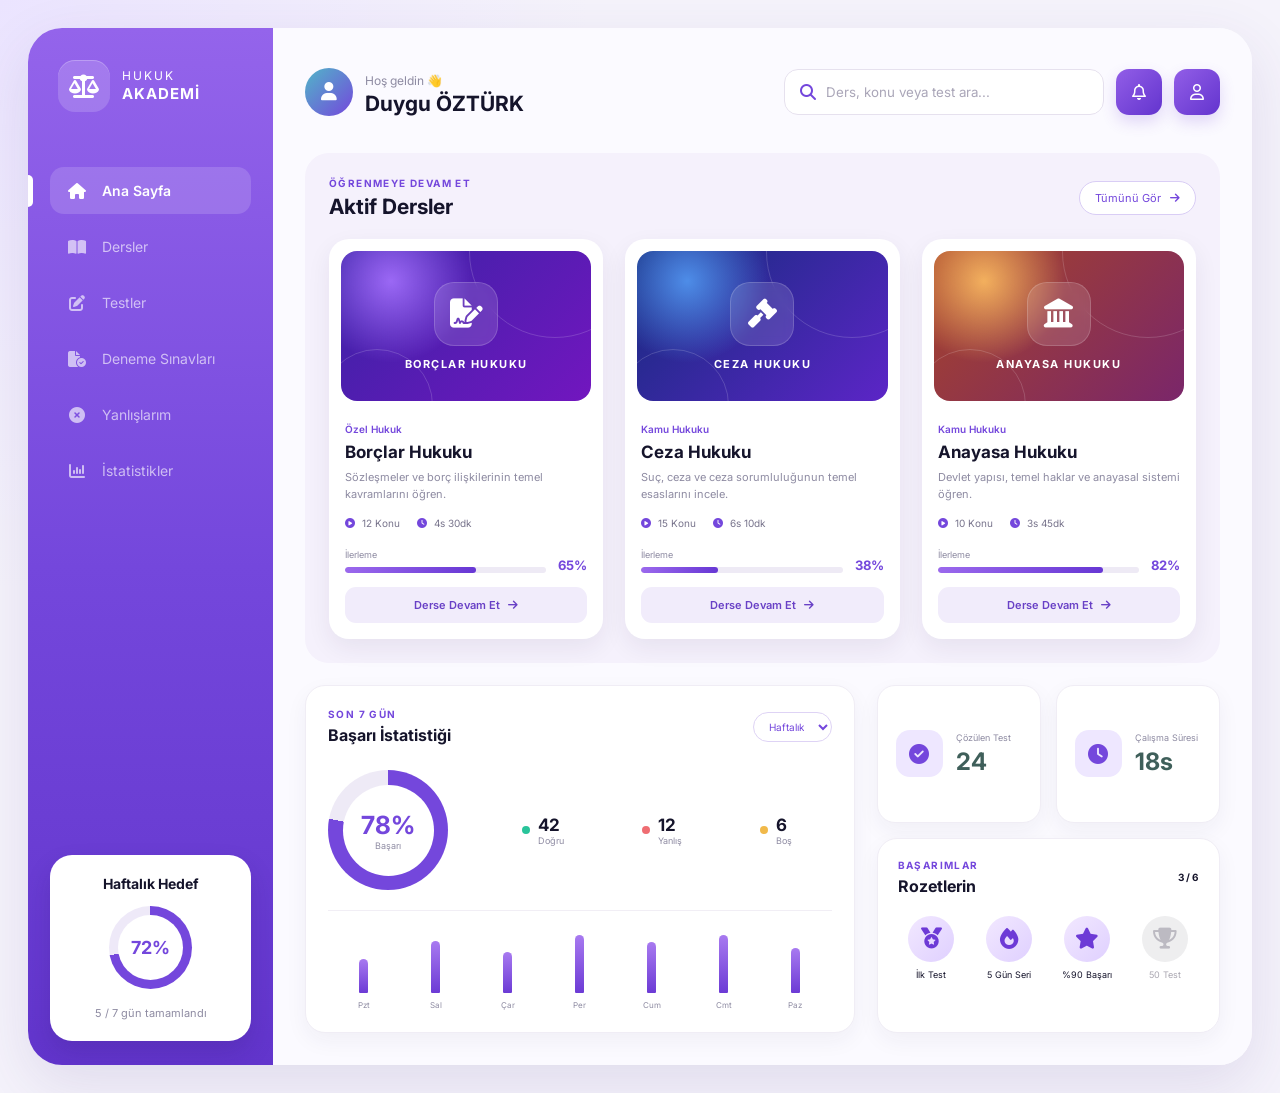
<file: index.html>
<!DOCTYPE html>
<html lang="tr">
<head>
    <meta charset="UTF-8">
    <meta name="viewport" content="width=device-width, initial-scale=1.0">

    <title>Hukuk Akademi | Öğrenci Paneli</title>

    <link rel="stylesheet" href="style.css">

    <!-- Font Awesome -->
    <link rel="stylesheet"
          href="https://cdnjs.cloudflare.com/ajax/libs/font-awesome/6.5.1/css/all.min.css">

    <!-- Google Font -->
    <link rel="preconnect" href="https://fonts.googleapis.com">
    <link rel="preconnect" href="https://fonts.gstatic.com" crossorigin>
    <link href="https://fonts.googleapis.com/css2?family=Inter:wght@400;500;600;700&display=swap"
          rel="stylesheet">
</head>

<body>

<div class="app">
    <!-- ================================
         MOBİL ÜST MENÜ
    ================================= -->
    <header class="mobile-header">

        <div class="mobile-brand">
            <div class="mobile-brand-icon">
                <i class="fa-solid fa-scale-balanced"></i>
            </div>

            <span>HUKUK AKADEMİ</span>
        </div>

        <button class="mobile-menu-button" id="mobileMenuButton">
            <i class="fa-solid fa-bars"></i>
        </button>

    </header>


    <!-- ================================
         MOBİL AÇILIR MENÜ
    ================================= -->
    <div class="mobile-menu" id="mobileMenu">

        <a href="index.html" class="mobile-menu-item active">
            <i class="fa-solid fa-house"></i>
            <span>Ana Sayfa</span>
        </a>

        <a href="dersler.html" class="mobile-menu-item">
            <i class="fa-solid fa-book-open"></i>
            <span>Dersler</span>
        </a>

        <a href="test.html" class="mobile-menu-item">
            <i class="fa-solid fa-pen-to-square"></i>
            <span>Testler</span>
        </a>

        <a href="#" class="mobile-menu-item">
            <i class="fa-solid fa-file-circle-check"></i>
            <span>Deneme Sınavları</span>
        </a>

        <a href="#" class="mobile-menu-item">
            <i class="fa-solid fa-circle-xmark"></i>
            <span>Yanlışlarım</span>
        </a>

        <a href="#" class="mobile-menu-item">
            <i class="fa-solid fa-chart-column"></i>
            <span>İstatistikler</span>
        </a>

    </div>

    <!-- ================================
         SOL MENÜ
    ================================= -->
    <aside class="sidebar">

        <div class="logo">
            <div class="logo-icon">
                <i class="fa-solid fa-scale-balanced"></i>
            </div>

            <div class="logo-text">
                <span>HUKUK</span>
                <strong>AKADEMİ</strong>
            </div>
        </div>

        <nav class="menu">

            <a href="#" class="menu-item active">
                <i class="fa-solid fa-house"></i>
                <span>Ana Sayfa</span>
            </a>

            <a href="dersler.html" class="menu-item">
                <i class="fa-solid fa-book-open"></i>
                <span>Dersler</span>
            </a>

            <a href="#" class="menu-item">
                <i class="fa-solid fa-pen-to-square"></i>
                <span>Testler</span>
            </a>

            <a href="#" class="menu-item">
                <i class="fa-solid fa-file-circle-check"></i>
                <span>Deneme Sınavları</span>
            </a>

            <a href="#" class="menu-item">
                <i class="fa-solid fa-circle-xmark"></i>
                <span>Yanlışlarım</span>
            </a>

            <a href="#" class="menu-item">
                <i class="fa-solid fa-chart-column"></i>
                <span>İstatistikler</span>
            </a>

        </nav>


        <!-- Haftalık hedef -->
        <div class="weekly-goal">

            <p>Haftalık Hedef</p>

            <div class="goal-circle">
                <strong>72%</strong>
            </div>

            <span>5 / 7 gün tamamlandı</span>

        </div>

    </aside>


    <!-- ================================
         ANA ALAN
    ================================= -->
    <main class="main-content">

        <!-- ÜST BAR -->
        <header class="topbar">

            <div class="welcome">

                <div class="avatar">
                    <i class="fa-solid fa-user"></i>
                </div>

                <div>
                    <span>Hoş geldin 👋</span>
                    <h2>Duygu ÖZTÜRK</h2>
                </div>

            </div>


            <div class="topbar-right">

                <div class="search-box">
                    <i class="fa-solid fa-magnifying-glass"></i>
                    <input
                        type="text"
                        placeholder="Ders, konu veya test ara..."
                    >
                </div>

                <button class="icon-button">
                    <i class="fa-regular fa-bell"></i>
                </button>

                <button class="profile-button">
                    <i class="fa-regular fa-user"></i>
                </button>

            </div>

        </header>


        <!-- ================================
             AKTİF DERSLER
        ================================= -->
        <section class="courses-section">

            <div class="section-title">

                <div>
                    <span class="small-title">ÖĞRENMEYE DEVAM ET</span>
                    <h2>Aktif Dersler</h2>
                </div>

                <button class="see-all">
                    Tümünü Gör
                    <i class="fa-solid fa-arrow-right"></i>
                </button>

            </div>


            <div class="course-grid">

                <!-- BORÇLAR HUKUKU -->
                <article class="course-card">

                    <div class="course-cover purple-cover">

                        <div class="cover-icon">
                            <i class="fa-solid fa-file-signature"></i>
                        </div>

                        <span>BORÇLAR HUKUKU</span>

                    </div>

                    <div class="course-content">

                        <span class="course-category">
                            Özel Hukuk
                        </span>

                        <h3>Borçlar Hukuku</h3>

                        <p>
                            Sözleşmeler ve borç ilişkilerinin
                            temel kavramlarını öğren.
                        </p>


                        <div class="course-info">

                            <span>
                                <i class="fa-solid fa-circle-play"></i>
                                12 Konu
                            </span>

                            <span>
                                <i class="fa-solid fa-clock"></i>
                                4s 30dk
                            </span>

                        </div>


                        <div class="progress-row">

                            <div>
                                <span>İlerleme</span>

                                <div class="progress">
                                    <div style="width: 65%"></div>
                                </div>
                            </div>

                            <strong>65%</strong>

                        </div>


                        <button 
                            class="continue-button"
                            onclick="window.location.href='borclar-hukuku.html'">
                            
                            Derse Devam Et
                            <i class="fa-solid fa-arrow-right"></i>
                        </button>

                    </div>

                </article>


                <!-- CEZA HUKUKU -->
                <article class="course-card">

                    <div class="course-cover blue-cover">

                        <div class="cover-icon">
                            <i class="fa-solid fa-gavel"></i>
                        </div>

                        <span>CEZA HUKUKU</span>

                    </div>

                    <div class="course-content">

                        <span class="course-category">
                            Kamu Hukuku
                        </span>

                        <h3>Ceza Hukuku</h3>

                        <p>
                            Suç, ceza ve ceza sorumluluğunun
                            temel esaslarını incele.
                        </p>

                        <div class="course-info">

                            <span>
                                <i class="fa-solid fa-circle-play"></i>
                                15 Konu
                            </span>

                            <span>
                                <i class="fa-solid fa-clock"></i>
                                6s 10dk
                            </span>

                        </div>

                        <div class="progress-row">

                            <div>
                                <span>İlerleme</span>

                                <div class="progress">
                                    <div style="width: 38%"></div>
                                </div>
                            </div>

                            <strong>38%</strong>

                        </div>

                        <button class="continue-button">
                            Derse Devam Et
                            <i class="fa-solid fa-arrow-right"></i>
                        </button>

                    </div>

                </article>


                <!-- ANAYASA HUKUKU -->
                <article class="course-card">

                    <div class="course-cover orange-cover">

                        <div class="cover-icon">
                            <i class="fa-solid fa-landmark"></i>
                        </div>

                        <span>ANAYASA HUKUKU</span>

                    </div>

                    <div class="course-content">

                        <span class="course-category">
                            Kamu Hukuku
                        </span>

                        <h3>Anayasa Hukuku</h3>

                        <p>
                            Devlet yapısı, temel haklar ve
                            anayasal sistemi öğren.
                        </p>

                        <div class="course-info">

                            <span>
                                <i class="fa-solid fa-circle-play"></i>
                                10 Konu
                            </span>

                            <span>
                                <i class="fa-solid fa-clock"></i>
                                3s 45dk
                            </span>

                        </div>

                        <div class="progress-row">

                            <div>
                                <span>İlerleme</span>

                                <div class="progress">
                                    <div style="width: 82%"></div>
                                </div>
                            </div>

                            <strong>82%</strong>

                        </div>

                        <button class="continue-button">
                            Derse Devam Et
                            <i class="fa-solid fa-arrow-right"></i>
                        </button>

                    </div>

                </article>

            </div>

        </section>


        <!-- ================================
             ALT DASHBOARD
        ================================= -->
        <section class="dashboard-bottom">

            <!-- SOL -->
            <div class="statistics-card">

                <div class="card-heading">

                    <div>
                        <span class="small-title">
                            SON 7 GÜN
                        </span>

                        <h3>Başarı İstatistiği</h3>
                    </div>

                    <select>
                        <option>Haftalık</option>
                        <option>Aylık</option>
                    </select>

                </div>


                <div class="score-area">

                    <div class="score-circle">
                        <strong>78%</strong>
                        <span>Başarı</span>
                    </div>


                    <div class="score-details">

                        <div>
                            <span class="dot correct"></span>

                            <p>
                                <strong>42</strong>
                                Doğru
                            </p>
                        </div>

                        <div>
                            <span class="dot wrong"></span>

                            <p>
                                <strong>12</strong>
                                Yanlış
                            </p>
                        </div>

                        <div>
                            <span class="dot empty"></span>

                            <p>
                                <strong>6</strong>
                                Boş
                            </p>
                        </div>

                    </div>

                </div>


                <div class="week-bars">

                    <div>
                        <span style="height:45%"></span>
                        <p>Pzt</p>
                    </div>

                    <div>
                        <span style="height:70%"></span>
                        <p>Sal</p>
                    </div>

                    <div>
                        <span style="height:55%"></span>
                        <p>Çar</p>
                    </div>

                    <div>
                        <span style="height:90%"></span>
                        <p>Per</p>
                    </div>

                    <div>
                        <span style="height:68%"></span>
                        <p>Cum</p>
                    </div>

                    <div>
                        <span style="height:82%"></span>
                        <p>Cmt</p>
                    </div>

                    <div>
                        <span style="height:60%"></span>
                        <p>Paz</p>
                    </div>

                </div>

            </div>


            <!-- SAĞ -->
            <div class="right-cards">

                <div class="mini-card">

                    <div class="mini-icon">
                        <i class="fa-solid fa-circle-check"></i>
                    </div>

                    <div>
                        <span>Çözülen Test</span>
                        <strong>24</strong>
                    </div>

                </div>


                <div class="mini-card">

                    <div class="mini-icon">
                        <i class="fa-solid fa-clock"></i>
                    </div>

                    <div>
                        <span>Çalışma Süresi</span>
                        <strong>18s</strong>
                    </div>

                </div>


                <div class="achievement-card">

                    <div class="achievement-title">

                        <div>
                            <span class="small-title">
                                BAŞARIMLAR
                            </span>

                            <h3>Rozetlerin</h3>
                        </div>

                        <span>3 / 6</span>

                    </div>


                    <div class="badges">

                        <div class="badge unlocked">
                            <i class="fa-solid fa-medal"></i>
                            <span>İlk Test</span>
                        </div>

                        <div class="badge unlocked">
                            <i class="fa-solid fa-fire"></i>
                            <span>5 Gün Seri</span>
                        </div>

                        <div class="badge unlocked">
                            <i class="fa-solid fa-star"></i>
                            <span>%90 Başarı</span>
                        </div>

                        <div class="badge locked">
                            <i class="fa-solid fa-trophy"></i>
                            <span>50 Test</span>
                        </div>

                    </div>

                </div>

            </div>

        </section>

    </main>

</div>

<script src="script.js"></script>

</body>
</html>
</file>
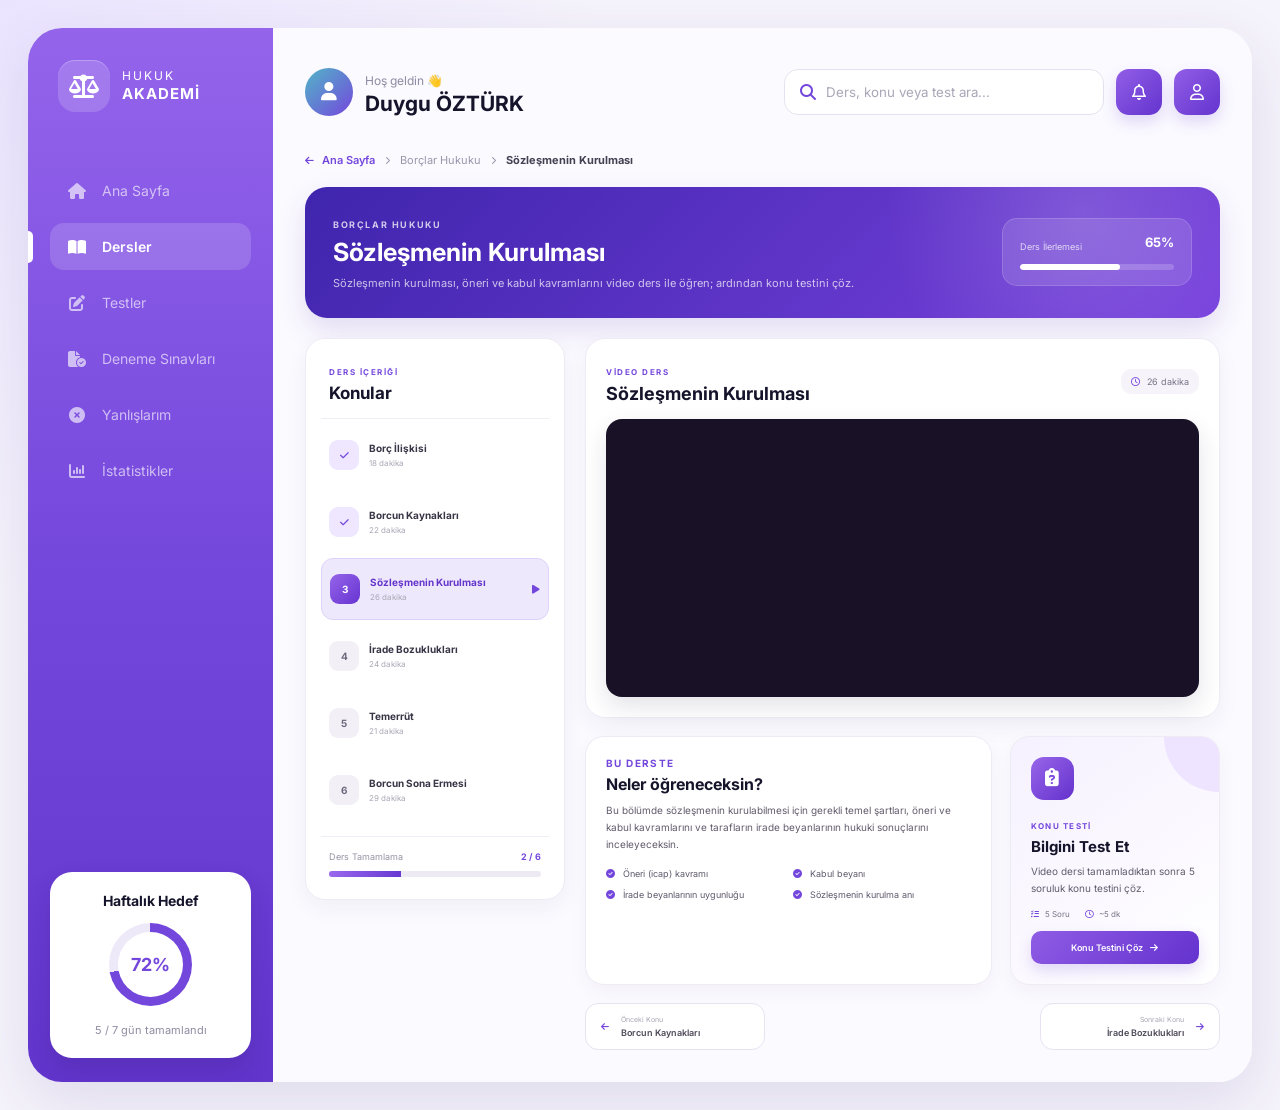
<file: borclar-hukuku.html>
<!DOCTYPE html>
<html lang="tr">
<head>
    <meta charset="UTF-8">
    <meta name="viewport" content="width=device-width, initial-scale=1.0">

    <title>Borçlar Hukuku | Hukuk Akademi</title>

    <link rel="stylesheet" href="style.css">

    <link rel="stylesheet"
          href="https://cdnjs.cloudflare.com/ajax/libs/font-awesome/6.5.1/css/all.min.css">

    <link rel="preconnect" href="https://fonts.googleapis.com">
    <link rel="preconnect" href="https://fonts.gstatic.com" crossorigin>

    <link href="https://fonts.googleapis.com/css2?family=Inter:wght@400;500;600;700&display=swap"
          rel="stylesheet">
</head>

<body>

<div class="app">
    <!-- ================================
        MOBİL ÜST MENÜ
    ================================= -->
    <header class="mobile-header">

        <div class="mobile-brand">
            <div class="mobile-brand-icon">
                <i class="fa-solid fa-scale-balanced"></i>
            </div>

            <span>HUKUK AKADEMİ</span>
        </div>

        <button class="mobile-menu-button" id="mobileMenuButton">
            <i class="fa-solid fa-bars"></i>
        </button>

    </header>


    <!-- ================================
         MOBİL AÇILIR MENÜ
    ================================= -->
    <div class="mobile-menu" id="mobileMenu">

        <a href="index.html" class="mobile-menu-item">
            <i class="fa-solid fa-house"></i>
            <span>Ana Sayfa</span>
        </a>

        <a href="dersler.html" class="mobile-menu-item active">
            <i class="fa-solid fa-book-open"></i>
            <span>Dersler</span>
        </a>

        <a href="test.html" class="mobile-menu-item">
            <i class="fa-solid fa-pen-to-square"></i>
            <span>Testler</span>
        </a>

        <a href="#" class="mobile-menu-item">
            <i class="fa-solid fa-file-circle-check"></i>
            <span>Deneme Sınavları</span>
        </a>

        <a href="#" class="mobile-menu-item">
            <i class="fa-solid fa-circle-xmark"></i>
            <span>Yanlışlarım</span>
        </a>

        <a href="#" class="mobile-menu-item">
            <i class="fa-solid fa-chart-column"></i>
            <span>İstatistikler</span>
        </a>

    </div>

    <!-- SOL MENÜ -->
    <aside class="sidebar">

        <div class="logo">
            <div class="logo-icon">
                <i class="fa-solid fa-scale-balanced"></i>
            </div>

            <div class="logo-text">
                <span>HUKUK</span>
                <strong>AKADEMİ</strong>
            </div>
        </div>

        <nav class="menu">

            <a href="index.html" class="menu-item">
                <i class="fa-solid fa-house"></i>
                <span>Ana Sayfa</span>
            </a>

            <a href="dersler.html" class="menu-item active">
                <i class="fa-solid fa-book-open"></i>
                <span>Dersler</span>
            </a>

            <a href="test.html" class="menu-item">
                <i class="fa-solid fa-pen-to-square"></i>
                <span>Testler</span>
            </a>

            <a href="#" class="menu-item">
                <i class="fa-solid fa-file-circle-check"></i>
                <span>Deneme Sınavları</span>
            </a>

            <a href="#" class="menu-item">
                <i class="fa-solid fa-circle-xmark"></i>
                <span>Yanlışlarım</span>
            </a>

            <a href="#" class="menu-item">
                <i class="fa-solid fa-chart-column"></i>
                <span>İstatistikler</span>
            </a>

        </nav>

        <div class="weekly-goal">
            <p>Haftalık Hedef</p>

            <div class="goal-circle">
                <strong>72%</strong>
            </div>

            <span>5 / 7 gün tamamlandı</span>
        </div>

    </aside>


    <!-- ANA ALAN -->
    <main class="main-content lesson-page">

        <!-- ÜST BAR -->
        <header class="topbar">

            <div class="welcome">

                <div class="avatar">
                    <i class="fa-solid fa-user"></i>
                </div>

                <div>
                    <span>Hoş geldin 👋</span>
                    <h2>Duygu ÖZTÜRK</h2>
                </div>

            </div>

            <div class="topbar-right">

                <div class="search-box">
                    <i class="fa-solid fa-magnifying-glass"></i>

                    <input
                        type="text"
                        placeholder="Ders, konu veya test ara..."
                    >
                </div>

                <button class="icon-button">
                    <i class="fa-regular fa-bell"></i>
                </button>

                <button class="profile-button">
                    <i class="fa-regular fa-user"></i>
                </button>

            </div>

        </header>


        <!-- GERİ / BREADCRUMB -->
        <div class="lesson-breadcrumb">

            <a href="index.html">
                <i class="fa-solid fa-arrow-left"></i>
                Ana Sayfa
            </a>

            <i class="fa-solid fa-chevron-right"></i>

            <span>Borçlar Hukuku</span>

            <i class="fa-solid fa-chevron-right"></i>

            <strong>Sözleşmenin Kurulması</strong>

        </div>


        <!-- DERS BAŞLIK -->
        <section class="lesson-header">

            <div>

                <span class="lesson-label">
                    BORÇLAR HUKUKU
                </span>

                <h1>Sözleşmenin Kurulması</h1>

                <p>
                    Sözleşmenin kurulması, öneri ve kabul kavramlarını
                    video ders ile öğren; ardından konu testini çöz.
                </p>

            </div>

            <div class="lesson-progress-box">

                <span>Ders İlerlemesi</span>

                <strong>65%</strong>

                <div class="lesson-progress">
                    <div></div>
                </div>

            </div>

        </section>


        <!-- DERS İÇERİĞİ -->
        <section class="lesson-layout">

            <!-- SOL KONU LİSTESİ -->
            <aside class="topics-panel">

                <div class="topics-title">
                    <span>DERS İÇERİĞİ</span>
                    <h3>Konular</h3>
                </div>


                <div class="topic-item completed">

                    <div class="topic-number">
                        <i class="fa-solid fa-check"></i>
                    </div>

                    <div>
                        <strong>Borç İlişkisi</strong>
                        <span>18 dakika</span>
                    </div>

                </div>


                <div class="topic-item completed">

                    <div class="topic-number">
                        <i class="fa-solid fa-check"></i>
                    </div>

                    <div>
                        <strong>Borcun Kaynakları</strong>
                        <span>22 dakika</span>
                    </div>

                </div>


                <div class="topic-item active">

                    <div class="topic-number">
                        3
                    </div>

                    <div>
                        <strong>Sözleşmenin Kurulması</strong>
                        <span>26 dakika</span>
                    </div>

                    <i class="fa-solid fa-play topic-play"></i>

                </div>


                <div class="topic-item">

                    <div class="topic-number">
                        4
                    </div>

                    <div>
                        <strong>İrade Bozuklukları</strong>
                        <span>24 dakika</span>
                    </div>

                </div>


                <div class="topic-item">

                    <div class="topic-number">
                        5
                    </div>

                    <div>
                        <strong>Temerrüt</strong>
                        <span>21 dakika</span>
                    </div>

                </div>


                <div class="topic-item">

                    <div class="topic-number">
                        6
                    </div>

                    <div>
                        <strong>Borcun Sona Ermesi</strong>
                        <span>29 dakika</span>
                    </div>

                </div>


                <div class="course-completion">

                    <div>
                        <span>Ders Tamamlama</span>
                        <strong>2 / 6</strong>
                    </div>

                    <div class="course-completion-bar">
                        <div></div>
                    </div>

                </div>

            </aside>


            <!-- SAĞ ANA DERS -->
            <div class="lesson-content">

                <!-- VIDEO -->
                <div class="video-card">

                    <div class="video-heading">

                        <div>
                            <span>VİDEO DERS</span>
                            <h2>Sözleşmenin Kurulması</h2>
                        </div>

                        <div class="video-duration">
                            <i class="fa-regular fa-clock"></i>
                            26 dakika
                        </div>

                    </div>


                    <div class="video-wrapper">

                        <!--
                        DEMO VIDEO

                        Daha sonra avukatın istediği YouTube
                        videosunun embed linkini buraya koyabiliriz.
                        -->

                        <iframe
                            src="https://www.youtube.com/embed/RFkIzWmDDsU"
                            title="Sözleşmenin Kurulması - Borçlar Hukuku"
                            allow="accelerometer; autoplay; clipboard-write; encrypted-media; gyroscope; picture-in-picture; web-share"
                            allowfullscreen>
                        </iframe>

                    </div>

                </div>


                <!-- DERS AÇIKLAMASI -->
                <div class="lesson-info-card">

                    <div class="lesson-info-main">

                        <span class="small-title">
                            BU DERSTE
                        </span>

                        <h3>Neler öğreneceksin?</h3>

                        <p>
                            Bu bölümde sözleşmenin kurulabilmesi için gerekli
                            temel şartları, öneri ve kabul kavramlarını ve
                            tarafların irade beyanlarının hukuki sonuçlarını
                            inceleyeceksin.
                        </p>


                        <div class="learning-points">

                            <div>
                                <i class="fa-solid fa-circle-check"></i>
                                Öneri (icap) kavramı
                            </div>

                            <div>
                                <i class="fa-solid fa-circle-check"></i>
                                Kabul beyanı
                            </div>

                            <div>
                                <i class="fa-solid fa-circle-check"></i>
                                İrade beyanlarının uygunluğu
                            </div>

                            <div>
                                <i class="fa-solid fa-circle-check"></i>
                                Sözleşmenin kurulma anı
                            </div>

                        </div>

                    </div>


                    <!-- TEST KUTUSU -->
                    <div class="lesson-test-box">

                        <div class="test-icon">
                            <i class="fa-solid fa-clipboard-question"></i>
                        </div>

                        <div>
                            <span>KONU TESTİ</span>
                            <h3>Bilgini Test Et</h3>

                            <p>
                                Video dersi tamamladıktan sonra
                                5 soruluk konu testini çöz.
                            </p>

                            <div class="test-meta">

                                <span>
                                    <i class="fa-solid fa-list-check"></i>
                                    5 Soru
                                </span>

                                <span>
                                    <i class="fa-regular fa-clock"></i>
                                    ~5 dk
                                </span>

                            </div>

                            <button 
                               class="start-test-button"
                               onclick="window.location.href='test.html'">
                                Konu Testini Çöz
                                <i class="fa-solid fa-arrow-right"></i>
                            </button>

                        </div>

                    </div>

                </div>


                <!-- ALT GEÇİŞ -->
                <div class="lesson-navigation">

                    <button>
                        <i class="fa-solid fa-arrow-left"></i>

                        <span>
                            <small>Önceki Konu</small>
                            Borcun Kaynakları
                        </span>
                    </button>


                    <button class="next-topic">

                        <span>
                            <small>Sonraki Konu</small>
                            İrade Bozuklukları
                        </span>

                        <i class="fa-solid fa-arrow-right"></i>

                    </button>

                </div>

            </div>

        </section>

    </main>

</div>

<script src="script.js"></script>

</body>
</html>
</file>
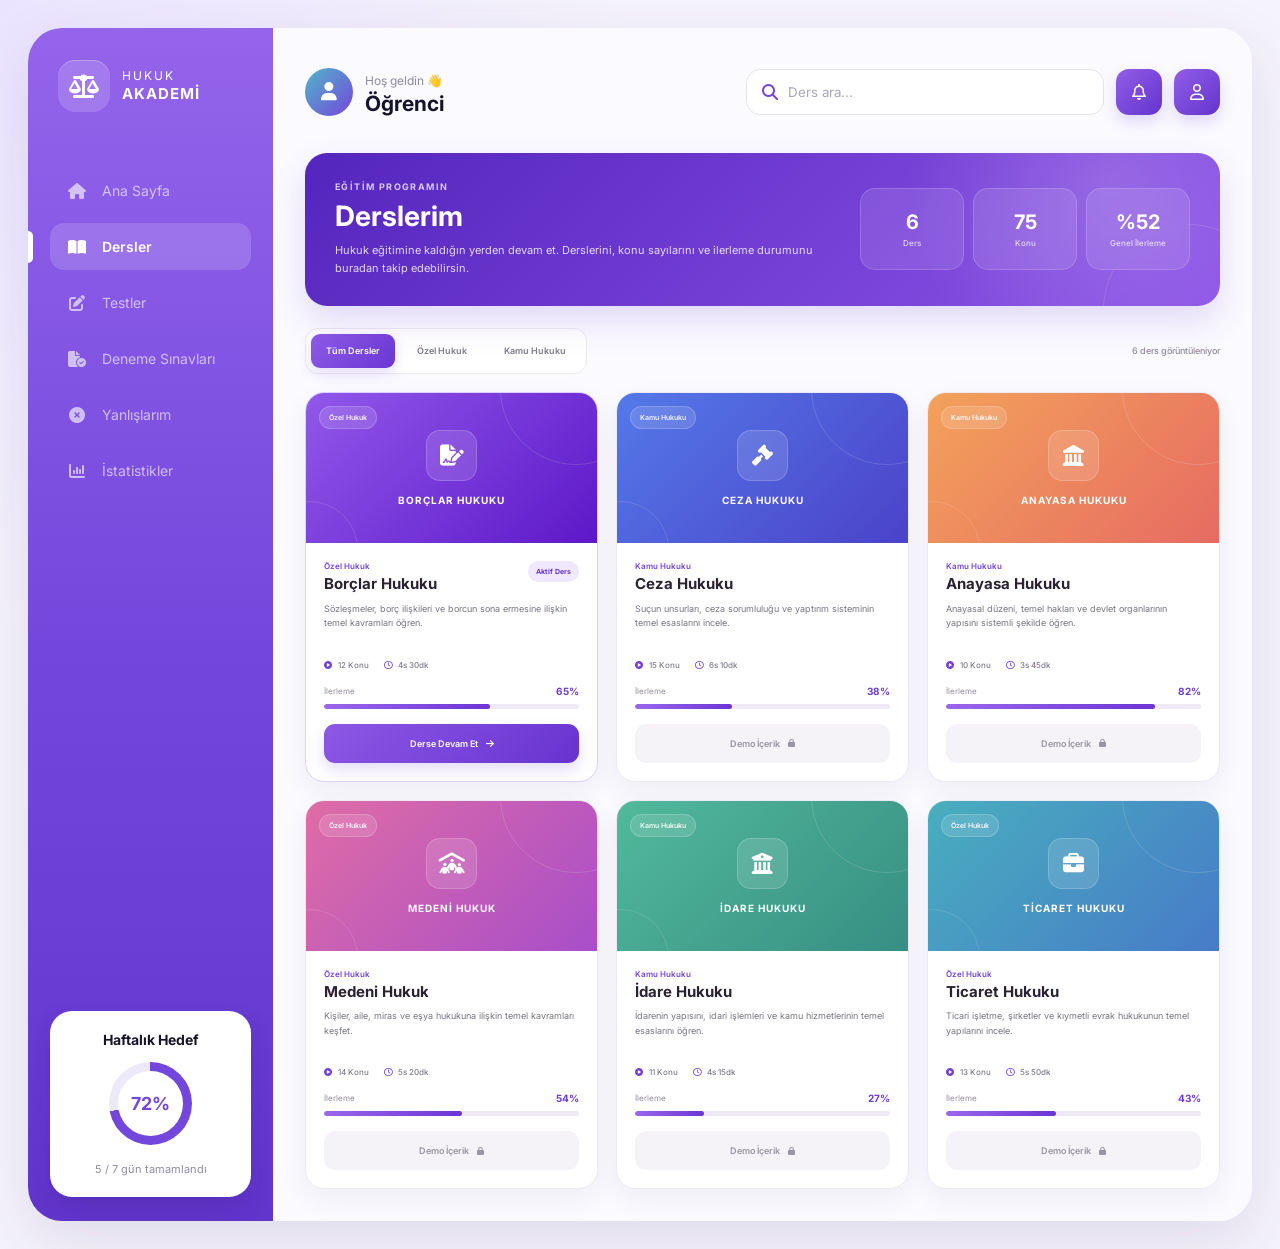
<file: dersler.html>
<!DOCTYPE html>
<html lang="tr">
<head>
    <meta charset="UTF-8">
    <meta name="viewport" content="width=device-width, initial-scale=1.0">

    <title>Dersler | Hukuk Akademi</title>

    <link rel="stylesheet" href="style.css">

    <link rel="stylesheet"
          href="https://cdnjs.cloudflare.com/ajax/libs/font-awesome/6.5.1/css/all.min.css">

    <link rel="preconnect" href="https://fonts.googleapis.com">
    <link rel="preconnect" href="https://fonts.gstatic.com" crossorigin>

    <link href="https://fonts.googleapis.com/css2?family=Inter:wght@400;500;600;700&display=swap"
          rel="stylesheet">
</head>

<body>

<div class="app">

    <!-- ================================
         MOBİL ÜST MENÜ
    ================================= -->
    <header class="mobile-header">

        <div class="mobile-brand">
            <div class="mobile-brand-icon">
                <i class="fa-solid fa-scale-balanced"></i>
            </div>

            <span>HUKUK AKADEMİ</span>
        </div>

        <button class="mobile-menu-button" id="mobileMenuButton">
            <i class="fa-solid fa-bars"></i>
        </button>

    </header>


    <!-- ================================
         MOBİL AÇILIR MENÜ
    ================================= -->
    <div class="mobile-menu" id="mobileMenu">

        <a href="index.html" class="mobile-menu-item">
            <i class="fa-solid fa-house"></i>
            <span>Ana Sayfa</span>
        </a>

        <a href="dersler.html" class="mobile-menu-item active">
            <i class="fa-solid fa-book-open"></i>
            <span>Dersler</span>
        </a>

        <a href="test.html" class="mobile-menu-item">
            <i class="fa-solid fa-pen-to-square"></i>
            <span>Testler</span>
        </a>

        <a href="#" class="mobile-menu-item">
            <i class="fa-solid fa-file-circle-check"></i>
            <span>Deneme Sınavları</span>
        </a>

        <a href="#" class="mobile-menu-item">
            <i class="fa-solid fa-circle-xmark"></i>
            <span>Yanlışlarım</span>
        </a>

        <a href="#" class="mobile-menu-item">
            <i class="fa-solid fa-chart-column"></i>
            <span>İstatistikler</span>
        </a>

    </div>


    <!-- ================================
         SOL MENÜ
    ================================= -->
    <aside class="sidebar">

        <div class="logo">

            <div class="logo-icon">
                <i class="fa-solid fa-scale-balanced"></i>
            </div>

            <div class="logo-text">
                <span>HUKUK</span>
                <strong>AKADEMİ</strong>
            </div>

        </div>


        <nav class="menu">

            <a href="index.html" class="menu-item">
                <i class="fa-solid fa-house"></i>
                <span>Ana Sayfa</span>
            </a>

            <a href="dersler.html" class="menu-item active">
                <i class="fa-solid fa-book-open"></i>
                <span>Dersler</span>
            </a>

            <a href="test.html" class="menu-item">
                <i class="fa-solid fa-pen-to-square"></i>
                <span>Testler</span>
            </a>

            <a href="#" class="menu-item">
                <i class="fa-solid fa-file-circle-check"></i>
                <span>Deneme Sınavları</span>
            </a>

            <a href="#" class="menu-item">
                <i class="fa-solid fa-circle-xmark"></i>
                <span>Yanlışlarım</span>
            </a>

            <a href="#" class="menu-item">
                <i class="fa-solid fa-chart-column"></i>
                <span>İstatistikler</span>
            </a>

        </nav>


        <div class="weekly-goal">

            <p>Haftalık Hedef</p>

            <div class="goal-circle">
                <strong>72%</strong>
            </div>

            <span>5 / 7 gün tamamlandı</span>

        </div>

    </aside>


    <!-- ================================
         ANA İÇERİK
    ================================= -->
    <main class="main-content courses-page">

        <!-- ÜST BAR -->
        <header class="topbar">

            <div class="welcome">

                <div class="avatar">
                    <i class="fa-solid fa-user"></i>
                </div>

                <div>
                    <span>Hoş geldin 👋</span>
                    <h2>Öğrenci</h2>
                </div>

            </div>


            <div class="topbar-right">

                <div class="search-box">
                    <i class="fa-solid fa-magnifying-glass"></i>
                    <input type="text" placeholder="Ders ara...">
                </div>

                <button class="icon-button">
                    <i class="fa-regular fa-bell"></i>
                </button>

                <button class="icon-button">
                    <i class="fa-regular fa-user"></i>
                </button>

            </div>

        </header>


        <!-- BAŞLIK -->
        <section class="courses-page-header">

            <div>
                <span class="courses-page-small-title">
                    EĞİTİM PROGRAMIN
                </span>

                <h1>Derslerim</h1>

                <p>
                    Hukuk eğitimine kaldığın yerden devam et.
                    Derslerini, konu sayılarını ve ilerleme durumunu buradan takip edebilirsin.
                </p>
            </div>

            <div class="courses-overview">

                <div>
                    <strong>6</strong>
                    <span>Ders</span>
                </div>

                <div>
                    <strong>75</strong>
                    <span>Konu</span>
                </div>

                <div>
                    <strong>%52</strong>
                    <span>Genel İlerleme</span>
                </div>

            </div>

        </section>


        <!-- FİLTRE -->
        <section class="course-filter-bar">

            <div class="course-filter-tabs">

                <button class="course-filter active" data-filter="all">
                    Tüm Dersler
                </button>

                <button class="course-filter" data-filter="ozel">
                    Özel Hukuk
                </button>

                <button class="course-filter" data-filter="kamu">
                    Kamu Hukuku
                </button>

            </div>

            <span class="course-count">
                6 ders görüntüleniyor
            </span>

        </section>


        <!-- ================================
             DERS KARTLARI
        ================================= -->
        <section class="all-courses-grid">


            <!-- BORÇLAR HUKUKU -->
            <article class="all-course-card featured-course" data-category="ozel">

                <div class="all-course-cover purple-course">

                    <span class="course-category-badge">
                        Özel Hukuk
                    </span>

                    <div class="all-course-icon">
                        <i class="fa-solid fa-file-signature"></i>
                    </div>

                    <h3>BORÇLAR HUKUKU</h3>

                </div>


                <div class="all-course-content">

                    <div class="course-card-heading">

                        <div>
                            <span>Özel Hukuk</span>
                            <h2>Borçlar Hukuku</h2>
                        </div>

                        <span class="active-course-badge">
                            Aktif Ders
                        </span>

                    </div>


                    <p>
                        Sözleşmeler, borç ilişkileri ve borcun sona ermesine
                        ilişkin temel kavramları öğren.
                    </p>


                    <div class="all-course-meta">

                        <span>
                            <i class="fa-solid fa-circle-play"></i>
                            12 Konu
                        </span>

                        <span>
                            <i class="fa-regular fa-clock"></i>
                            4s 30dk
                        </span>

                    </div>


                    <div class="all-course-progress">

                        <div class="course-progress-info">
                            <span>İlerleme</span>
                            <strong>65%</strong>
                        </div>

                        <div class="course-progress-track">
                            <div style="width: 65%;"></div>
                        </div>

                    </div>


                    <a href="borclar-hukuku.html"
                       class="all-course-button primary-course-button">

                        Derse Devam Et
                        <i class="fa-solid fa-arrow-right"></i>

                    </a>

                </div>

            </article>


            <!-- CEZA HUKUKU -->
            <article class="all-course-card" data-category="kamu">

                <div class="all-course-cover blue-course">

                    <span class="course-category-badge">
                        Kamu Hukuku
                    </span>

                    <div class="all-course-icon">
                        <i class="fa-solid fa-gavel"></i>
                    </div>

                    <h3>CEZA HUKUKU</h3>

                </div>


                <div class="all-course-content">

                    <div class="course-card-heading">
                        <div>
                            <span>Kamu Hukuku</span>
                            <h2>Ceza Hukuku</h2>
                        </div>
                    </div>

                    <p>
                        Suçun unsurları, ceza sorumluluğu ve yaptırım
                        sisteminin temel esaslarını incele.
                    </p>

                    <div class="all-course-meta">

                        <span>
                            <i class="fa-solid fa-circle-play"></i>
                            15 Konu
                        </span>

                        <span>
                            <i class="fa-regular fa-clock"></i>
                            6s 10dk
                        </span>

                    </div>

                    <div class="all-course-progress">

                        <div class="course-progress-info">
                            <span>İlerleme</span>
                            <strong>38%</strong>
                        </div>

                        <div class="course-progress-track">
                            <div style="width: 38%;"></div>
                        </div>

                    </div>

                    <button class="all-course-button demo-course-button" disabled>
                        Demo İçerik
                        <i class="fa-solid fa-lock"></i>
                    </button>

                </div>

            </article>


            <!-- ANAYASA HUKUKU -->
            <article class="all-course-card" data-category="kamu">

                <div class="all-course-cover orange-course">

                    <span class="course-category-badge">
                        Kamu Hukuku
                    </span>

                    <div class="all-course-icon">
                        <i class="fa-solid fa-landmark"></i>
                    </div>

                    <h3>ANAYASA HUKUKU</h3>

                </div>


                <div class="all-course-content">

                    <div class="course-card-heading">
                        <div>
                            <span>Kamu Hukuku</span>
                            <h2>Anayasa Hukuku</h2>
                        </div>
                    </div>

                    <p>
                        Anayasal düzeni, temel hakları ve devlet
                        organlarının yapısını sistemli şekilde öğren.
                    </p>

                    <div class="all-course-meta">

                        <span>
                            <i class="fa-solid fa-circle-play"></i>
                            10 Konu
                        </span>

                        <span>
                            <i class="fa-regular fa-clock"></i>
                            3s 45dk
                        </span>

                    </div>

                    <div class="all-course-progress">

                        <div class="course-progress-info">
                            <span>İlerleme</span>
                            <strong>82%</strong>
                        </div>

                        <div class="course-progress-track">
                            <div style="width: 82%;"></div>
                        </div>

                    </div>

                    <button class="all-course-button demo-course-button" disabled>
                        Demo İçerik
                        <i class="fa-solid fa-lock"></i>
                    </button>

                </div>

            </article>


            <!-- MEDENİ HUKUK -->
            <article class="all-course-card" data-category="ozel">

                <div class="all-course-cover pink-course">

                    <span class="course-category-badge">
                        Özel Hukuk
                    </span>

                    <div class="all-course-icon">
                        <i class="fa-solid fa-people-roof"></i>
                    </div>

                    <h3>MEDENİ HUKUK</h3>

                </div>


                <div class="all-course-content">

                    <div class="course-card-heading">
                        <div>
                            <span>Özel Hukuk</span>
                            <h2>Medeni Hukuk</h2>
                        </div>
                    </div>

                    <p>
                        Kişiler, aile, miras ve eşya hukukuna ilişkin
                        temel kavramları keşfet.
                    </p>

                    <div class="all-course-meta">

                        <span>
                            <i class="fa-solid fa-circle-play"></i>
                            14 Konu
                        </span>

                        <span>
                            <i class="fa-regular fa-clock"></i>
                            5s 20dk
                        </span>

                    </div>

                    <div class="all-course-progress">

                        <div class="course-progress-info">
                            <span>İlerleme</span>
                            <strong>54%</strong>
                        </div>

                        <div class="course-progress-track">
                            <div style="width: 54%;"></div>
                        </div>

                    </div>

                    <button class="all-course-button demo-course-button" disabled>
                        Demo İçerik
                        <i class="fa-solid fa-lock"></i>
                    </button>

                </div>

            </article>


            <!-- İDARE HUKUKU -->
            <article class="all-course-card" data-category="kamu">

                <div class="all-course-cover green-course">

                    <span class="course-category-badge">
                        Kamu Hukuku
                    </span>

                    <div class="all-course-icon">
                        <i class="fa-solid fa-building-columns"></i>
                    </div>

                    <h3>İDARE HUKUKU</h3>

                </div>


                <div class="all-course-content">

                    <div class="course-card-heading">
                        <div>
                            <span>Kamu Hukuku</span>
                            <h2>İdare Hukuku</h2>
                        </div>
                    </div>

                    <p>
                        İdarenin yapısını, idari işlemleri ve kamu
                        hizmetlerinin temel esaslarını öğren.
                    </p>

                    <div class="all-course-meta">

                        <span>
                            <i class="fa-solid fa-circle-play"></i>
                            11 Konu
                        </span>

                        <span>
                            <i class="fa-regular fa-clock"></i>
                            4s 15dk
                        </span>

                    </div>

                    <div class="all-course-progress">

                        <div class="course-progress-info">
                            <span>İlerleme</span>
                            <strong>27%</strong>
                        </div>

                        <div class="course-progress-track">
                            <div style="width: 27%;"></div>
                        </div>

                    </div>

                    <button class="all-course-button demo-course-button" disabled>
                        Demo İçerik
                        <i class="fa-solid fa-lock"></i>
                    </button>

                </div>

            </article>


            <!-- TİCARET HUKUKU -->
            <article class="all-course-card" data-category="ozel">

                <div class="all-course-cover teal-course">

                    <span class="course-category-badge">
                        Özel Hukuk
                    </span>

                    <div class="all-course-icon">
                        <i class="fa-solid fa-briefcase"></i>
                    </div>

                    <h3>TİCARET HUKUKU</h3>

                </div>


                <div class="all-course-content">

                    <div class="course-card-heading">
                        <div>
                            <span>Özel Hukuk</span>
                            <h2>Ticaret Hukuku</h2>
                        </div>
                    </div>

                    <p>
                        Ticari işletme, şirketler ve kıymetli evrak
                        hukukunun temel yapılarını incele.
                    </p>

                    <div class="all-course-meta">

                        <span>
                            <i class="fa-solid fa-circle-play"></i>
                            13 Konu
                        </span>

                        <span>
                            <i class="fa-regular fa-clock"></i>
                            5s 50dk
                        </span>

                    </div>

                    <div class="all-course-progress">

                        <div class="course-progress-info">
                            <span>İlerleme</span>
                            <strong>43%</strong>
                        </div>

                        <div class="course-progress-track">
                            <div style="width: 43%;"></div>
                        </div>

                    </div>

                    <button class="all-course-button demo-course-button" disabled>
                        Demo İçerik
                        <i class="fa-solid fa-lock"></i>
                    </button>

                </div>

            </article>

        </section>

    </main>

</div>

<script src="script.js"></script>

</body>
</html>
</file>
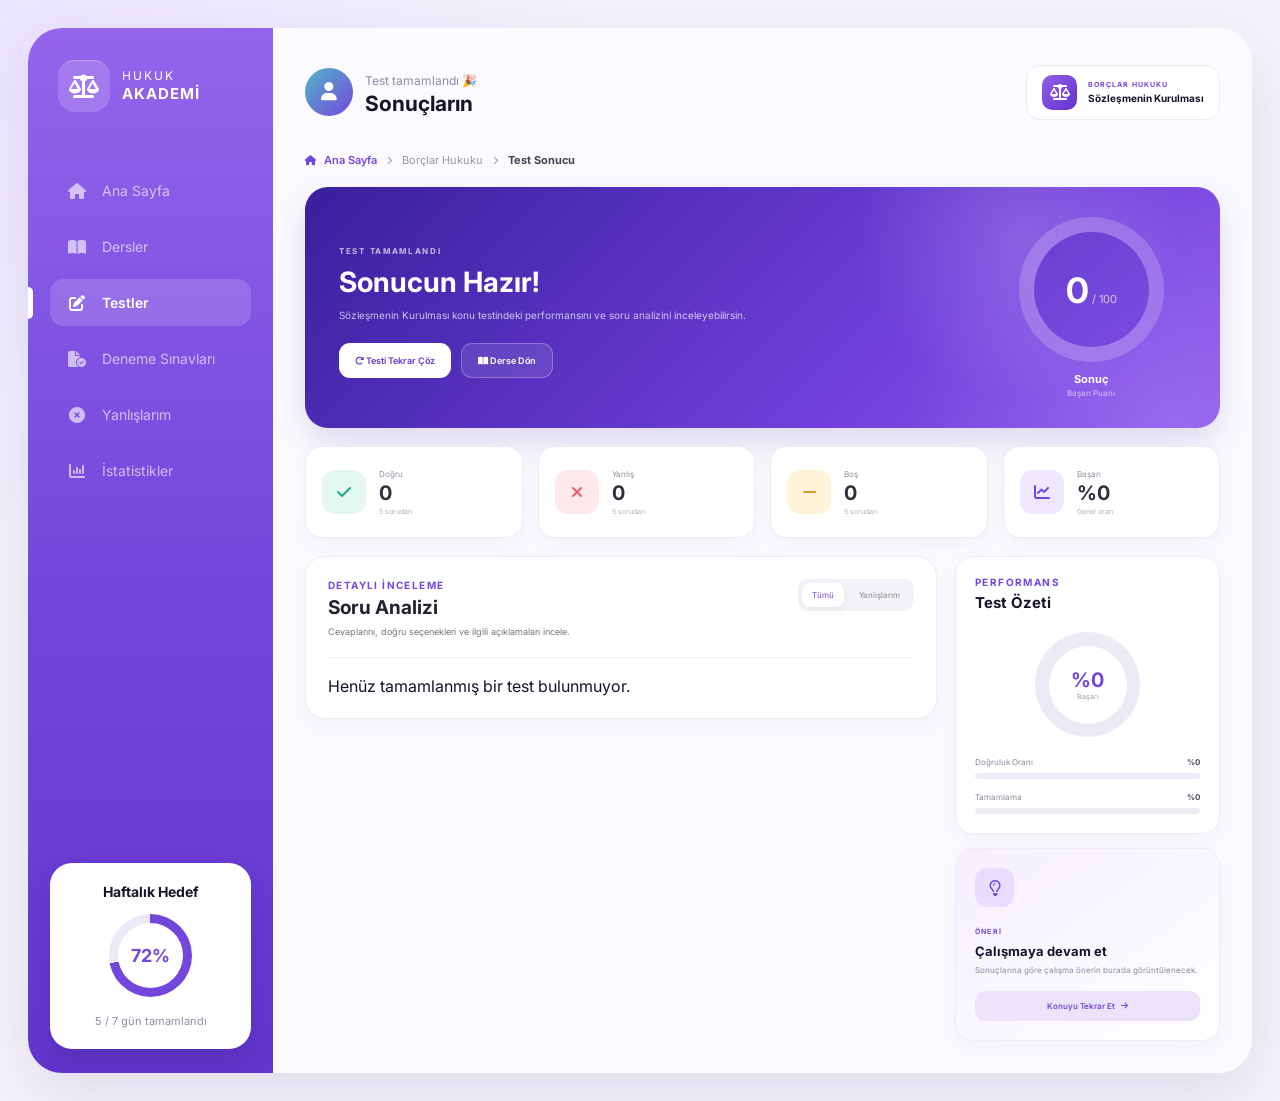
<file: sonuc.html>
<!DOCTYPE html>
<html lang="tr">
<head>
    <meta charset="UTF-8">
    <meta name="viewport" content="width=device-width, initial-scale=1.0">

    <title>Test Sonucu | Hukuk Akademi</title>

    <link rel="stylesheet" href="style.css">

    <link rel="stylesheet"
          href="https://cdnjs.cloudflare.com/ajax/libs/font-awesome/6.5.1/css/all.min.css">

    <link rel="preconnect" href="https://fonts.googleapis.com">
    <link rel="preconnect" href="https://fonts.gstatic.com" crossorigin>

    <link href="https://fonts.googleapis.com/css2?family=Inter:wght@400;500;600;700&display=swap"
          rel="stylesheet">
</head>

<body>

<div class="app">
    <!-- ================================
        MOBİL ÜST MENÜ
    ================================= -->
    <header class="mobile-header">

        <div class="mobile-brand">
            <div class="mobile-brand-icon">
                <i class="fa-solid fa-scale-balanced"></i>
            </div>

            <span>HUKUK AKADEMİ</span>
        </div>

        <button class="mobile-menu-button" id="mobileMenuButton">
            <i class="fa-solid fa-bars"></i>
        </button>

    </header>


    <!-- ================================
         MOBİL AÇILIR MENÜ
    ================================= -->
    <div class="mobile-menu" id="mobileMenu">

        <a href="index.html" class="mobile-menu-item">
            <i class="fa-solid fa-house"></i>
            <span>Ana Sayfa</span>
        </a>

        <a href="dersler.html" class="mobile-menu-item">
            <i class="fa-solid fa-book-open"></i>
            <span>Dersler</span>
        </a>

        <a href="test.html" class="mobile-menu-item active">
            <i class="fa-solid fa-pen-to-square"></i>
            <span>Testler</span>
        </a>

        <a href="#" class="mobile-menu-item">
            <i class="fa-solid fa-file-circle-check"></i>
            <span>Deneme Sınavları</span>
        </a>

        <a href="#" class="mobile-menu-item">
            <i class="fa-solid fa-circle-xmark"></i>
            <span>Yanlışlarım</span>
        </a>

        <a href="#" class="mobile-menu-item">
            <i class="fa-solid fa-chart-column"></i>
            <span>İstatistikler</span>
        </a>

    </div>

    <!-- SOL MENÜ -->
    <aside class="sidebar">

        <div class="logo">

            <div class="logo-icon">
                <i class="fa-solid fa-scale-balanced"></i>
            </div>

            <div class="logo-text">
                <span>HUKUK</span>
                <strong>AKADEMİ</strong>
            </div>

        </div>


        <nav class="menu">

            <a href="index.html" class="menu-item">
                <i class="fa-solid fa-house"></i>
                <span>Ana Sayfa</span>
            </a>

            <a href="dersler.html" class="menu-item">
                <i class="fa-solid fa-book-open"></i>
                <span>Dersler</span>
            </a>

            <a href="test.html" class="menu-item active">
                <i class="fa-solid fa-pen-to-square"></i>
                <span>Testler</span>
            </a>

            <a href="#" class="menu-item">
                <i class="fa-solid fa-file-circle-check"></i>
                <span>Deneme Sınavları</span>
            </a>

            <a href="#" class="menu-item">
                <i class="fa-solid fa-circle-xmark"></i>
                <span>Yanlışlarım</span>
            </a>

            <a href="#" class="menu-item">
                <i class="fa-solid fa-chart-column"></i>
                <span>İstatistikler</span>
            </a>

        </nav>


        <div class="weekly-goal">

            <p>Haftalık Hedef</p>

            <div class="goal-circle">
                <strong>72%</strong>
            </div>

            <span>5 / 7 gün tamamlandı</span>

        </div>

    </aside>


    <!-- ANA ALAN -->
    <main class="main-content result-page">

        <!-- ÜST BAR -->
        <header class="topbar">

            <div class="welcome">

                <div class="avatar">
                    <i class="fa-solid fa-user"></i>
                </div>

                <div>
                    <span>Test tamamlandı 🎉</span>
                    <h2>Sonuçların</h2>
                </div>

            </div>


            <div class="topbar-right">

                <div class="test-course-label">

                    <i class="fa-solid fa-scale-balanced"></i>

                    <div>
                        <span>BORÇLAR HUKUKU</span>
                        <strong>Sözleşmenin Kurulması</strong>
                    </div>

                </div>

            </div>

        </header>


        <!-- BREADCRUMB -->
        <div class="lesson-breadcrumb">

            <a href="index.html">
                <i class="fa-solid fa-house"></i>
                Ana Sayfa
            </a>

            <i class="fa-solid fa-chevron-right"></i>

            <span>Borçlar Hukuku</span>

            <i class="fa-solid fa-chevron-right"></i>

            <strong>Test Sonucu</strong>

        </div>


        <!-- SONUÇ HERO -->
        <section class="result-hero">

            <div class="result-hero-content">

                <span class="result-label">
                    TEST TAMAMLANDI
                </span>

                <h1 id="resultMessage">
                    Sonucun Hazır!
                </h1>

                <p>
                    Sözleşmenin Kurulması konu testindeki
                    performansını ve soru analizini inceleyebilirsin.
                </p>


                <div class="result-actions">

                    <button
                        class="result-primary-button"
                        onclick="window.location.href='test.html'">

                        <i class="fa-solid fa-rotate-right"></i>
                        Testi Tekrar Çöz

                    </button>


                    <button
                        class="result-secondary-button"
                        onclick="window.location.href='borclar-hukuku.html'">

                        <i class="fa-solid fa-book-open"></i>
                        Derse Dön

                    </button>

                </div>

            </div>


            <!-- PUAN DAİRESİ -->
            <div class="result-score-area">

                <div
                    class="big-score-circle"
                    id="bigScoreCircle">

                    <div>

                        <strong id="scoreValue">
                            0
                        </strong>

                        <span>/ 100</span>

                    </div>

                </div>


                <div class="score-caption">

                    <strong id="scoreCaption">
                        Sonuç
                    </strong>

                    <span>Başarı Puanı</span>

                </div>

            </div>

        </section>


        <!-- ÖZET KARTLARI -->
        <section class="result-summary-grid">

            <div class="result-stat-card correct-stat">

                <div class="result-stat-icon">
                    <i class="fa-solid fa-check"></i>
                </div>

                <div>
                    <span>Doğru</span>

                    <strong id="correctResult">
                        0
                    </strong>

                    <small>5 sorudan</small>
                </div>

            </div>


            <div class="result-stat-card wrong-stat">

                <div class="result-stat-icon">
                    <i class="fa-solid fa-xmark"></i>
                </div>

                <div>
                    <span>Yanlış</span>

                    <strong id="wrongResult">
                        0
                    </strong>

                    <small>5 sorudan</small>
                </div>

            </div>


            <div class="result-stat-card empty-stat">

                <div class="result-stat-icon">
                    <i class="fa-solid fa-minus"></i>
                </div>

                <div>
                    <span>Boş</span>

                    <strong id="emptyResult">
                        0
                    </strong>

                    <small>5 sorudan</small>
                </div>

            </div>


            <div class="result-stat-card success-stat">

                <div class="result-stat-icon">
                    <i class="fa-solid fa-chart-line"></i>
                </div>

                <div>
                    <span>Başarı</span>

                    <strong id="successResult">
                        %0
                    </strong>

                    <small>Genel oran</small>
                </div>

            </div>

        </section>


        <!-- ALT ALAN -->
        <section class="result-content-layout">

            <!-- SORU ANALİZİ -->
            <div class="analysis-card">

                <div class="analysis-heading">

                    <div>
                        <span class="small-title">
                            DETAYLI İNCELEME
                        </span>

                        <h2>Soru Analizi</h2>

                        <p>
                            Cevaplarını, doğru seçenekleri ve
                            ilgili açıklamaları incele.
                        </p>
                    </div>


                    <div class="analysis-filter">

                        <button
                            class="analysis-filter-button active"
                            data-filter="all">

                            Tümü

                        </button>

                        <button
                            class="analysis-filter-button"
                            data-filter="wrong">

                            Yanlışlarım

                        </button>

                    </div>

                </div>


                <!-- JavaScript soruları buraya getirecek -->
                <div
                    class="analysis-list"
                    id="analysisList">
                </div>

            </div>


            <!-- SAĞ PANEL -->
            <aside class="result-side-panel">

                <div class="performance-card">

                    <span class="small-title">
                        PERFORMANS
                    </span>

                    <h3>Test Özeti</h3>


                    <div class="performance-circle">

                        <strong id="performancePercent">
                            %0
                        </strong>

                        <span>Başarı</span>

                    </div>


                    <div class="performance-bar-row">

                        <div>
                            <span>Doğruluk Oranı</span>

                            <strong id="accuracyText">
                                %0
                            </strong>
                        </div>

                        <div class="performance-bar">
                            <div id="accuracyBar"></div>
                        </div>

                    </div>


                    <div class="performance-bar-row">

                        <div>
                            <span>Tamamlama</span>

                            <strong id="completionText">
                                %0
                            </strong>
                        </div>

                        <div class="performance-bar">
                            <div id="completionBar"></div>
                        </div>

                    </div>

                </div>


                <div class="recommendation-card">

                    <div class="recommendation-icon">
                        <i class="fa-regular fa-lightbulb"></i>
                    </div>

                    <span>ÖNERİ</span>

                    <h3 id="recommendationTitle">
                        Çalışmaya devam et
                    </h3>

                    <p id="recommendationText">
                        Sonuçlarına göre çalışma önerin burada
                        görüntülenecek.
                    </p>


                    <button onclick="window.location.href='borclar-hukuku.html'">

                        Konuyu Tekrar Et

                        <i class="fa-solid fa-arrow-right"></i>

                    </button>

                </div>

            </aside>

        </section>

    </main>

</div>

<script src="script.js"></script>

</body>
</html>
</file>
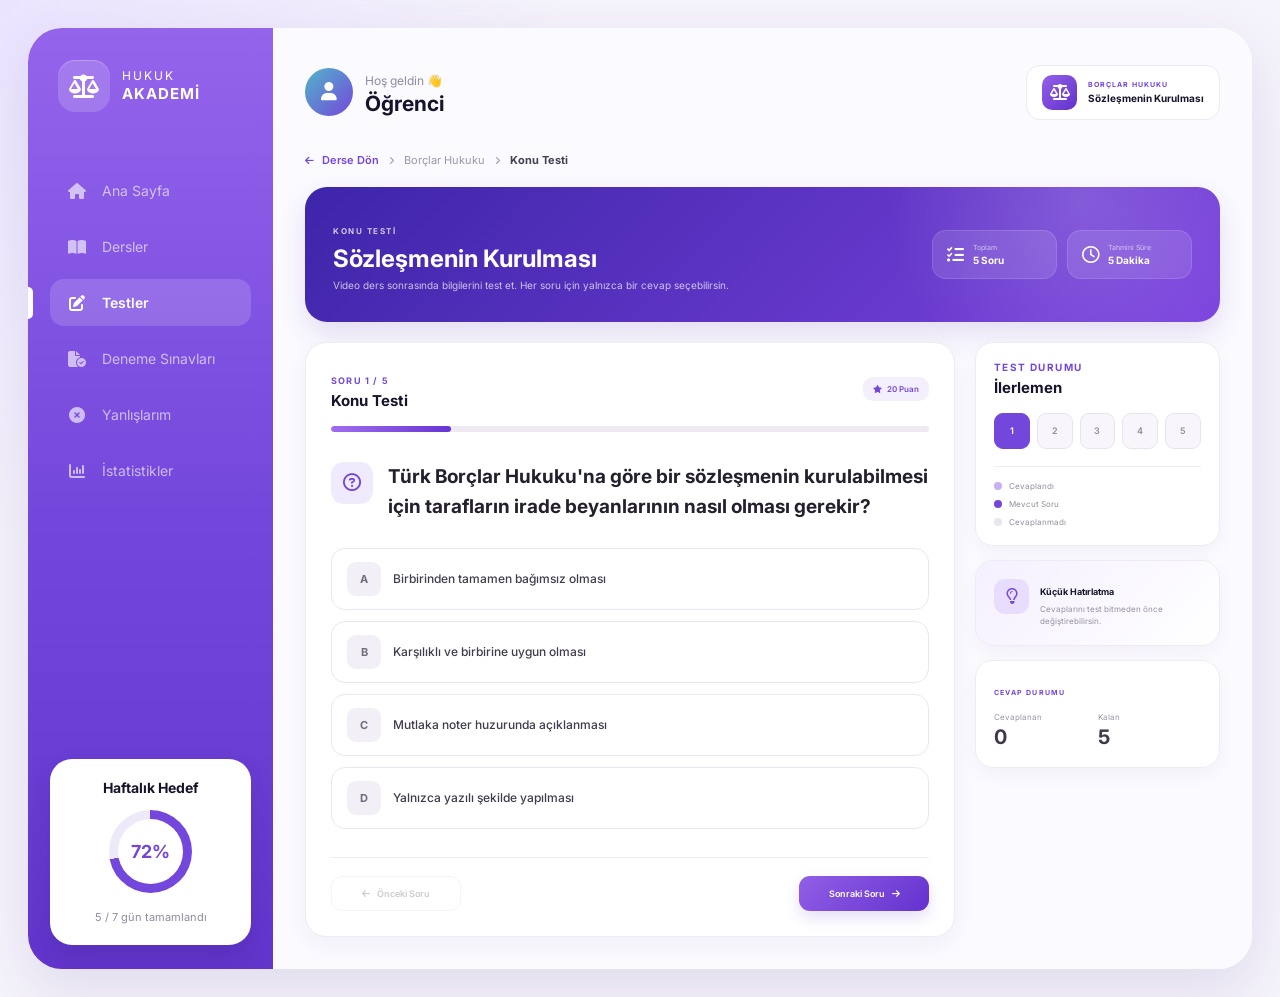
<file: test.html>
<!DOCTYPE html>
<html lang="tr">
<head>
    <meta charset="UTF-8">
    <meta name="viewport" content="width=device-width, initial-scale=1.0">

    <title>Konu Testi | Hukuk Akademi</title>

    <link rel="stylesheet" href="style.css">

    <link rel="stylesheet"
          href="https://cdnjs.cloudflare.com/ajax/libs/font-awesome/6.5.1/css/all.min.css">

    <link rel="preconnect" href="https://fonts.googleapis.com">
    <link rel="preconnect" href="https://fonts.gstatic.com" crossorigin>

    <link href="https://fonts.googleapis.com/css2?family=Inter:wght@400;500;600;700&display=swap"
          rel="stylesheet">
</head>

<body>

<div class="app">
    <!-- ================================
        MOBİL ÜST MENÜ
    ================================= -->
    <header class="mobile-header">

        <div class="mobile-brand">
            <div class="mobile-brand-icon">
                <i class="fa-solid fa-scale-balanced"></i>
            </div>

            <span>HUKUK AKADEMİ</span>
        </div>

        <button class="mobile-menu-button" id="mobileMenuButton">
            <i class="fa-solid fa-bars"></i>
        </button>

    </header>


    <!-- ================================
         MOBİL AÇILIR MENÜ
    ================================= -->
    <div class="mobile-menu" id="mobileMenu">

        <a href="index.html" class="mobile-menu-item">
            <i class="fa-solid fa-house"></i>
            <span>Ana Sayfa</span>
        </a>

        <a href="dersler.html" class="mobile-menu-item">
            <i class="fa-solid fa-book-open"></i>
            <span>Dersler</span>
        </a>

        <a href="test.html" class="mobile-menu-item active">
            <i class="fa-solid fa-pen-to-square"></i>
            <span>Testler</span>
        </a>

        <a href="#" class="mobile-menu-item">
            <i class="fa-solid fa-file-circle-check"></i>
            <span>Deneme Sınavları</span>
        </a>

        <a href="#" class="mobile-menu-item">
            <i class="fa-solid fa-circle-xmark"></i>
            <span>Yanlışlarım</span>
        </a>

        <a href="#" class="mobile-menu-item">
            <i class="fa-solid fa-chart-column"></i>
            <span>İstatistikler</span>
        </a>

    </div>

    <!-- SOL MENÜ -->
    <aside class="sidebar">

        <div class="logo">
            <div class="logo-icon">
                <i class="fa-solid fa-scale-balanced"></i>
            </div>

            <div class="logo-text">
                <span>HUKUK</span>
                <strong>AKADEMİ</strong>
            </div>
        </div>

        <nav class="menu">

            <a href="index.html" class="menu-item">
                <i class="fa-solid fa-house"></i>
                <span>Ana Sayfa</span>
            </a>

            <a href="dersler.html" class="menu-item">
                <i class="fa-solid fa-book-open"></i>
                <span>Dersler</span>
            </a>

            <a href="test.html" class="menu-item active">
                <i class="fa-solid fa-pen-to-square"></i>
                <span>Testler</span>
            </a>

            <a href="#" class="menu-item">
                <i class="fa-solid fa-file-circle-check"></i>
                <span>Deneme Sınavları</span>
            </a>

            <a href="#" class="menu-item">
                <i class="fa-solid fa-circle-xmark"></i>
                <span>Yanlışlarım</span>
            </a>

            <a href="#" class="menu-item">
                <i class="fa-solid fa-chart-column"></i>
                <span>İstatistikler</span>
            </a>

        </nav>

        <div class="weekly-goal">

            <p>Haftalık Hedef</p>

            <div class="goal-circle">
                <strong>72%</strong>
            </div>

            <span>5 / 7 gün tamamlandı</span>

        </div>

    </aside>


    <!-- ANA ALAN -->
    <main class="main-content test-page">

        <!-- ÜST BAR -->
        <header class="topbar">

            <div class="welcome">

                <div class="avatar">
                    <i class="fa-solid fa-user"></i>
                </div>

                <div>
                    <span>Hoş geldin 👋</span>
                    <h2>Öğrenci</h2>
                </div>

            </div>

            <div class="topbar-right">

                <div class="test-course-label">
                    <i class="fa-solid fa-scale-balanced"></i>

                    <div>
                        <span>BORÇLAR HUKUKU</span>
                        <strong>Sözleşmenin Kurulması</strong>
                    </div>
                </div>

            </div>

        </header>


        <!-- GERİ -->
        <div class="lesson-breadcrumb">

            <a href="borclar-hukuku.html">
                <i class="fa-solid fa-arrow-left"></i>
                Derse Dön
            </a>

            <i class="fa-solid fa-chevron-right"></i>

            <span>Borçlar Hukuku</span>

            <i class="fa-solid fa-chevron-right"></i>

            <strong>Konu Testi</strong>

        </div>


        <!-- TEST ÜST BAŞLIK -->
        <section class="test-header">

            <div>

                <span class="test-small-title">
                    KONU TESTİ
                </span>

                <h1>Sözleşmenin Kurulması</h1>

                <p>
                    Video ders sonrasında bilgilerini test et.
                    Her soru için yalnızca bir cevap seçebilirsin.
                </p>

            </div>

            <div class="test-header-info">

                <div>
                    <i class="fa-solid fa-list-check"></i>

                    <span>
                        <small>Toplam</small>
                        <strong>5 Soru</strong>
                    </span>
                </div>

                <div>
                    <i class="fa-regular fa-clock"></i>

                    <span>
                        <small>Tahmini Süre</small>
                        <strong>5 Dakika</strong>
                    </span>
                </div>

            </div>

        </section>


        <!-- TEST ALANI -->
        <section class="quiz-layout">

            <!-- ANA SORU -->
            <div class="question-card">

                <!-- İLERLEME -->
                <div class="question-top">

                    <div>

                        <span id="questionNumber">
                            SORU 1 / 5
                        </span>

                        <h3>
                            Konu Testi
                        </h3>

                    </div>

                    <div class="question-score">
                        <i class="fa-solid fa-star"></i>
                        20 Puan
                    </div>

                </div>


                <div class="quiz-progress">

                    <div id="quizProgressBar"></div>

                </div>


                <!-- SORU -->
                <div class="question-content">

                    <div class="question-icon">
                        <i class="fa-regular fa-circle-question"></i>
                    </div>

                    <h2 id="questionText">
                        Soru yükleniyor...
                    </h2>

                </div>


                <!-- ŞIKLAR -->
                <div
                    class="answers"
                    id="answersContainer">
                </div>


                <!-- ALT BUTONLAR -->
                <div class="question-navigation">

                    <button
                        class="quiz-back-button"
                        id="previousButton">

                        <i class="fa-solid fa-arrow-left"></i>
                        Önceki Soru

                    </button>


                    <button
                        class="quiz-next-button"
                        id="nextButton">

                        Sonraki Soru
                        <i class="fa-solid fa-arrow-right"></i>

                    </button>

                </div>

            </div>


            <!-- SAĞ PANEL -->
            <aside class="quiz-side-panel">

                <div class="quiz-status-card">

                    <span class="small-title">
                        TEST DURUMU
                    </span>

                    <h3>İlerlemen</h3>


                    <div class="question-map">

                        <button class="question-dot active" data-question="0">
                            1
                        </button>

                        <button class="question-dot" data-question="1">
                            2
                        </button>

                        <button class="question-dot" data-question="2">
                            3
                        </button>

                        <button class="question-dot" data-question="3">
                            4
                        </button>

                        <button class="question-dot" data-question="4">
                            5
                        </button>

                    </div>


                    <div class="quiz-status-legend">

                        <div>
                            <span class="legend-dot answered"></span>
                            Cevaplandı
                        </div>

                        <div>
                            <span class="legend-dot current"></span>
                            Mevcut Soru
                        </div>

                        <div>
                            <span class="legend-dot unanswered"></span>
                            Cevaplanmadı
                        </div>

                    </div>

                </div>


                <!-- BİLGİ -->
                <div class="quiz-help-card">

                    <div class="quiz-help-icon">
                        <i class="fa-regular fa-lightbulb"></i>
                    </div>

                    <div>
                        <strong>Küçük Hatırlatma</strong>

                        <p>
                            Cevaplarını test bitmeden önce
                            değiştirebilirsin.
                        </p>
                    </div>

                </div>


                <!-- ÖZET -->
                <div class="quiz-summary-card">

                    <span>CEVAP DURUMU</span>

                    <div>

                        <p>
                            Cevaplanan
                            <strong id="answeredCount">0</strong>
                        </p>

                        <p>
                            Kalan
                            <strong id="remainingCount">5</strong>
                        </p>

                    </div>

                </div>

            </aside>

        </section>

    </main>

</div>

<script src="script.js"></script>

</body>
</html>
</file>
<file: style.css>
/* =========================================
   GENEL
========================================= */

* {
    margin: 0;
    padding: 0;
    box-sizing: border-box;
}

:root {
    --purple: #7447dc;
    --purple-dark: #5d32c7;
    --purple-light: #eee8ff;
    --background: #f3f0fb;
    --card: #ffffff;
    --text: #15142b;
    --muted: #8e8ba2;
    --border: #eeeaf5;
}

body {
    font-family: "Inter", sans-serif;
    background:
        radial-gradient(circle at top left, #ebe4ff 0, transparent 35%),
        #f5f3fb;
    color: var(--text);
    min-height: 100vh;
    padding: 28px;
}

button,
input,
select {
    font-family: inherit;
}

button {
    cursor: pointer;
}

.app {
    width: min(1480px, 100%);
    min-height: calc(100vh - 56px);
    margin: auto;
    display: flex;
    background: #fff;
    border-radius: 34px;
    overflow: hidden;
    box-shadow: 0 20px 60px rgba(74, 52, 128, 0.12);
}


/* =========================================
   SIDEBAR
========================================= */

.sidebar {
    width: 245px;
    flex-shrink: 0;
    padding: 32px 22px 24px;
    display: flex;
    flex-direction: column;
    position: relative;
    color: white;
    background:
        linear-gradient(
            180deg,
            #9464eb 0%,
            #7447dc 52%,
            #6235cc 100%
        );
}

.logo {
    display: flex;
    align-items: center;
    gap: 12px;
    padding: 0 8px;
    margin-bottom: 55px;
}

.logo-icon {
    width: 52px;
    height: 52px;
    border-radius: 17px;
    background: rgba(255,255,255,.16);
    display: flex;
    align-items: center;
    justify-content: center;
    font-size: 24px;
    box-shadow: inset 0 1px 0 rgba(255,255,255,.25);
}

.logo-text {
    display: flex;
    flex-direction: column;
    font-size: 12px;
    letter-spacing: 2px;
    line-height: 1.35;
}

.logo-text strong {
    font-size: 15px;
    letter-spacing: 1px;
}


/* Menü */

.menu {
    display: flex;
    flex-direction: column;
    gap: 9px;
}

.menu-item {
    position: relative;
    display: flex;
    align-items: center;
    gap: 15px;
    padding: 15px 17px;
    border-radius: 14px;
    text-decoration: none;
    color: rgba(255,255,255,.63);
    font-size: 14px;
    transition: .25s ease;
}

.menu-item i {
    width: 20px;
    text-align: center;
    font-size: 16px;
}

.menu-item:hover {
    color: white;
    background: rgba(255,255,255,.1);
}

.menu-item.active {
    color: white;
    font-weight: 600;
    background: rgba(255,255,255,.15);
}

.menu-item.active::before {
    content: "";
    position: absolute;
    left: -22px;
    width: 5px;
    height: 32px;
    background: white;
    border-radius: 0 5px 5px 0;
}


/* Haftalık hedef */

.weekly-goal {
    margin-top: auto;
    background: white;
    color: var(--text);
    border-radius: 22px;
    padding: 20px 16px;
    text-align: center;
    box-shadow: 0 12px 25px rgba(47, 22, 103, .18);
}

.weekly-goal > p {
    font-weight: 700;
    font-size: 14px;
    margin-bottom: 14px;
}

.weekly-goal > span {
    color: var(--muted);
    font-size: 11px;
}

.goal-circle {
    width: 83px;
    height: 83px;
    margin: 0 auto 12px;
    border-radius: 50%;
    background: conic-gradient(
        #7447dc 0 72%,
        #eee9f8 72% 100%
    );
    display: grid;
    place-items: center;
    position: relative;
}

.goal-circle::before {
    content: "";
    position: absolute;
    width: 65px;
    height: 65px;
    background: white;
    border-radius: 50%;
}

.goal-circle strong {
    position: relative;
    z-index: 2;
    color: var(--purple);
    font-size: 18px;
}


/* =========================================
   ANA İÇERİK
========================================= */

.main-content {
    flex: 1;
    min-width: 0;
    background: #fbfaff;
    padding: 28px 32px 32px;
}


/* =========================================
   TOPBAR
========================================= */

.topbar {
    min-height: 72px;
    display: flex;
    align-items: center;
    justify-content: space-between;
    gap: 30px;
    margin-bottom: 25px;
}

.welcome {
    display: flex;
    align-items: center;
    gap: 12px;
}

.avatar {
    width: 48px;
    height: 48px;
    border-radius: 50%;
    display: grid;
    place-items: center;
    color: white;
    background: linear-gradient(135deg, #51b6c8, #7447dc);
    font-size: 18px;
}

.welcome span {
    color: var(--muted);
    font-size: 12px;
}

.welcome h2 {
    font-size: 21px;
    margin-top: 2px;
}

.topbar-right {
    flex: 1;
    display: flex;
    justify-content: flex-end;
    align-items: center;
    gap: 12px;
}

.search-box {
    width: min(390px, 48%);
    height: 46px;
    background: white;
    border: 1px solid #e6e1ee;
    border-radius: 14px;
    display: flex;
    align-items: center;
    padding: 0 15px;
    gap: 10px;
}

.search-box i {
    color: var(--purple);
}

.search-box input {
    width: 100%;
    border: none;
    outline: none;
    background: transparent;
    color: var(--text);
}

.search-box input::placeholder {
    color: #aaa6b8;
}

.icon-button,
.profile-button {
    width: 46px;
    height: 46px;
    border: none;
    border-radius: 13px;
    color: white;
    background: linear-gradient(135deg, #925ee7, #6334ce);
    font-size: 16px;
    box-shadow: 0 7px 15px rgba(112, 64, 213, .19);
}


/* =========================================
   AKTİF DERSLER
========================================= */

.courses-section {
    background: #f5f1fc;
    border-radius: 24px;
    padding: 24px;
    margin-bottom: 22px;
}

.section-title,
.card-heading,
.achievement-title {
    display: flex;
    align-items: center;
    justify-content: space-between;
}

.small-title {
    display: block;
    color: var(--purple);
    font-size: 10px;
    font-weight: 700;
    letter-spacing: 1.4px;
    margin-bottom: 5px;
}

.section-title h2 {
    font-size: 21px;
}

.see-all {
    background: white;
    color: var(--purple);
    border: 1px solid #d9cdf5;
    padding: 9px 15px;
    border-radius: 20px;
    font-size: 11px;
}

.see-all i {
    margin-left: 6px;
}


/* Ders kartları */

.course-grid {
    display: grid;
    grid-template-columns: repeat(3, minmax(0, 1fr));
    gap: 22px;
    margin-top: 20px;
}

.course-card {
    background: white;
    border-radius: 20px;
    overflow: hidden;
    box-shadow: 0 9px 24px rgba(38, 25, 70, .07);
    transition: transform .25s ease, box-shadow .25s ease;
}

.course-card:hover {
    transform: translateY(-5px);
    box-shadow: 0 15px 30px rgba(38, 25, 70, .12);
}

.course-cover {
    height: 150px;
    margin: 12px;
    border-radius: 16px;
    position: relative;
    overflow: hidden;
    display: flex;
    flex-direction: column;
    justify-content: center;
    align-items: center;
    color: white;
}

.course-cover::before,
.course-cover::after {
    content: "";
    position: absolute;
    border-radius: 50%;
    border: 1px solid rgba(255,255,255,.16);
}

.course-cover::before {
    width: 170px;
    height: 170px;
    top: -85px;
    right: -50px;
}

.course-cover::after {
    width: 110px;
    height: 110px;
    bottom: -60px;
    left: -20px;
}

.purple-cover {
    background:
        radial-gradient(circle at 20% 20%, #9b68f5, transparent 35%),
        linear-gradient(135deg, #3923a5, #7216bf);
}

.blue-cover {
    background:
        radial-gradient(circle at 20% 20%, #4e8de8, transparent 35%),
        linear-gradient(135deg, #142b7c, #5c25c7);
}

.orange-cover {
    background:
        radial-gradient(circle at 20% 20%, #f3b05e, transparent 35%),
        linear-gradient(135deg, #a74428, #7a266a);
}

.cover-icon {
    width: 64px;
    height: 64px;
    display: grid;
    place-items: center;
    background: rgba(255,255,255,.13);
    backdrop-filter: blur(5px);
    border: 1px solid rgba(255,255,255,.17);
    border-radius: 20px;
    font-size: 29px;
    margin-bottom: 11px;
}

.course-cover > span {
    font-size: 11px;
    letter-spacing: 1.5px;
    font-weight: 700;
}

.course-content {
    padding: 4px 16px 16px;
}

.course-category {
    color: var(--purple);
    font-size: 10px;
    font-weight: 600;
}

.course-content h3 {
    font-size: 17px;
    margin: 5px 0 7px;
}

.course-content > p {
    color: var(--muted);
    font-size: 11px;
    line-height: 1.55;
    min-height: 35px;
}

.course-info {
    display: flex;
    gap: 17px;
    margin: 13px 0;
    color: #77738b;
    font-size: 10px;
}

.course-info i {
    color: var(--purple);
    margin-right: 4px;
}

.progress-row {
    display: flex;
    align-items: flex-end;
    gap: 12px;
}

.progress-row > div {
    flex: 1;
}

.progress-row span {
    color: var(--muted);
    font-size: 9px;
}

.progress {
    width: 100%;
    height: 6px;
    background: #eeeaf5;
    border-radius: 10px;
    overflow: hidden;
    margin-top: 5px;
}

.progress div {
    height: 100%;
    background: linear-gradient(90deg, #9b69ed, #6737d4);
    border-radius: 10px;
}

.progress-row strong {
    color: var(--purple);
    font-size: 13px;
}

.continue-button {
    width: 100%;
    margin-top: 14px;
    border: none;
    padding: 11px;
    border-radius: 11px;
    color: #6941c6;
    background: #f1ecfb;
    font-size: 11px;
    font-weight: 600;
    transition: .2s;
}

.continue-button:hover {
    color: white;
    background: var(--purple);
}

.continue-button i {
    margin-left: 5px;
}


/* =========================================
   ALT DASHBOARD
========================================= */

.dashboard-bottom {
    display: grid;
    grid-template-columns: 1.6fr 1fr;
    gap: 22px;
}

.statistics-card,
.achievement-card,
.mini-card {
    background: white;
    border: 1px solid #f0edf5;
    box-shadow: 0 8px 22px rgba(43, 30, 74, .05);
}

.statistics-card {
    border-radius: 20px;
    padding: 22px;
}

.card-heading h3,
.achievement-title h3 {
    font-size: 16px;
}

.card-heading select {
    outline: none;
    color: var(--purple);
    border: 1px solid #ded3f5;
    background: white;
    padding: 7px 11px;
    border-radius: 15px;
    font-size: 10px;
}

.score-area {
    display: flex;
    align-items: center;
    gap: 35px;
    margin: 25px 0 20px;
}

.score-circle {
    width: 120px;
    height: 120px;
    flex-shrink: 0;
    border-radius: 50%;
    background: conic-gradient(
        #7447dc 0 78%,
        #eeeaf6 78% 100%
    );
    display: flex;
    flex-direction: column;
    align-items: center;
    justify-content: center;
    position: relative;
}

.score-circle::before {
    content: "";
    position: absolute;
    width: 91px;
    height: 91px;
    border-radius: 50%;
    background: white;
}

.score-circle strong,
.score-circle span {
    position: relative;
    z-index: 2;
}

.score-circle strong {
    color: var(--purple);
    font-size: 25px;
}

.score-circle span {
    color: var(--muted);
    font-size: 9px;
}

.score-details {
    flex: 1;
    display: flex;
    justify-content: space-around;
}

.score-details > div {
    display: flex;
    align-items: center;
    gap: 8px;
}

.score-details p {
    color: var(--muted);
    font-size: 9px;
    display: flex;
    flex-direction: column;
}

.score-details strong {
    color: var(--text);
    font-size: 17px;
}

.dot {
    width: 8px;
    height: 8px;
    border-radius: 50%;
}

.correct {
    background: #29c49a;
}

.wrong {
    background: #ef6d72;
}

.empty {
    background: #f1b94a;
}


/* Haftalık grafik */

.week-bars {
    height: 100px;
    border-top: 1px solid #f1eef5;
    padding-top: 14px;
    display: flex;
    justify-content: space-around;
    align-items: flex-end;
}

.week-bars div {
    height: 75px;
    width: 30px;
    display: flex;
    flex-direction: column;
    align-items: center;
    justify-content: flex-end;
}

.week-bars span {
    width: 9px;
    min-height: 10px;
    border-radius: 8px 8px 2px 2px;
    background: linear-gradient(#a87af0, #6c3bd5);
}

.week-bars p {
    margin-top: 7px;
    color: var(--muted);
    font-size: 8px;
}


/* Sağ kartlar */

.right-cards {
    display: grid;
    grid-template-columns: 1fr 1fr;
    gap: 15px;
}

.mini-card {
    min-height: 105px;
    border-radius: 18px;
    padding: 18px;
    display: flex;
    align-items: center;
    gap: 13px;
}

.mini-icon {
    width: 47px;
    height: 47px;
    border-radius: 14px;
    background: #eee7ff;
    color: var(--purple);
    display: grid;
    place-items: center;
    font-size: 20px;
}

.mini-card div:last-child {
    display: flex;
    flex-direction: column;
}

.mini-card span {
    color: var(--muted);
    font-size: 9px;
}

.mini-card strong {
    margin-top: 4px;
    font-size: 24px;
    color: #3f5f5a;
}

.achievement-card {
    grid-column: 1 / -1;
    border-radius: 20px;
    padding: 20px;
}

.achievement-title > span {
    font-size: 10px;
    font-weight: 700;
}

.badges {
    display: grid;
    grid-template-columns: repeat(4, 1fr);
    gap: 10px;
    margin-top: 20px;
}

.badge {
    text-align: center;
    font-size: 9px;
    display: flex;
    flex-direction: column;
    align-items: center;
    gap: 7px;
}

.badge i {
    width: 46px;
    height: 46px;
    border-radius: 50%;
    display: grid;
    place-items: center;
    font-size: 21px;
}

.badge.unlocked i {
    color: #6d3ad6;
    background: linear-gradient(135deg, #f2e8ff, #dfd0ff);
}

.badge.locked {
    color: #aaa7b1;
}

.badge.locked i {
    color: #bcbac2;
    background: #eeeeef;
}


/* =========================================
   RESPONSIVE
========================================= */

@media (max-width: 1150px) {

    .course-grid {
        grid-template-columns: repeat(2, 1fr);
    }

    .course-card:last-child {
        display: none;
    }

    .dashboard-bottom {
        grid-template-columns: 1fr;
    }
}

@media (max-width: 850px) {

    body {
        padding: 0;
    }

    .app {
        border-radius: 0;
        min-height: 100vh;
    }

    .sidebar {
        width: 80px;
        padding: 25px 12px;
    }

    .logo-text,
    .menu-item span,
    .weekly-goal {
        display: none;
    }

    .logo {
        justify-content: center;
        padding: 0;
    }

    .menu-item {
        justify-content: center;
    }

    .menu-item.active::before {
        left: -12px;
    }

    .main-content {
        padding: 22px 18px;
    }

    .course-grid {
        grid-template-columns: 1fr;
    }

    .course-card:last-child {
        display: block;
    }

    .search-box {
        display: none;
    }
}

@media (max-width: 600px) {

    .sidebar {
        display: none;
    }

    .topbar {
        gap: 10px;
    }

    .courses-section {
        padding: 16px;
    }

    .score-area {
        flex-direction: column;
    }

    .score-details {
        width: 100%;
    }

    .right-cards {
        grid-template-columns: 1fr;
    }

    .achievement-card {
        grid-column: auto;
    }
}

/* =========================================
   DERS DETAY SAYFASI
========================================= */

.lesson-page {
    background: #fbfaff;
}

/* Breadcrumb */

.lesson-breadcrumb {
    display: flex;
    align-items: center;
    gap: 10px;
    margin-bottom: 20px;
    color: #9a96aa;
    font-size: 11px;
}

.lesson-breadcrumb a {
    text-decoration: none;
    color: #7447dc;
    font-weight: 600;
}

.lesson-breadcrumb i {
    font-size: 8px;
}

.lesson-breadcrumb a i {
    font-size: 10px;
    margin-right: 5px;
}

.lesson-breadcrumb strong {
    color: #454052;
}


/* =========================================
   DERS BAŞLIĞI
========================================= */

.lesson-header {
    background:
        radial-gradient(
            circle at 85% 20%,
            rgba(255,255,255,.15),
            transparent 25%
        ),
        linear-gradient(
            135deg,
            #3f25ad,
            #7841dd
        );

    color: white;

    border-radius: 22px;

    padding: 25px 28px;

    display: flex;

    align-items: center;

    justify-content: space-between;

    gap: 40px;

    margin-bottom: 20px;

    box-shadow:
        0 12px 28px rgba(85, 47, 166, .15);
}

.lesson-label {
    display: inline-block;

    font-size: 9px;

    letter-spacing: 1.6px;

    font-weight: 700;

    margin-bottom: 7px;

    opacity: .75;
}

.lesson-header h1 {
    font-size: 25px;

    margin-bottom: 8px;
}

.lesson-header p {
    max-width: 650px;

    font-size: 11px;

    line-height: 1.6;

    color: rgba(255,255,255,.72);
}


/* Ders ilerleme */

.lesson-progress-box {
    width: 190px;

    flex-shrink: 0;

    padding: 15px 17px;

    background: rgba(255,255,255,.12);

    border: 1px solid rgba(255,255,255,.15);

    border-radius: 15px;
}

.lesson-progress-box span {
    font-size: 9px;

    color: rgba(255,255,255,.75);
}

.lesson-progress-box strong {
    float: right;

    font-size: 13px;
}

.lesson-progress {
    width: 100%;

    height: 6px;

    margin-top: 10px;

    background: rgba(255,255,255,.18);

    border-radius: 10px;

    overflow: hidden;
}

.lesson-progress div {
    width: 65%;

    height: 100%;

    background: white;

    border-radius: 10px;
}


/* =========================================
   DERS GRID
========================================= */

.lesson-layout {
    display: grid;

    grid-template-columns: 260px minmax(0, 1fr);

    gap: 20px;

    align-items: start;
}


/* =========================================
   KONU LİSTESİ
========================================= */

.topics-panel {
    background: white;

    border-radius: 20px;

    padding: 20px 15px;

    border: 1px solid #efebf5;

    box-shadow:
        0 8px 22px rgba(45, 31, 75, .05);
}

.topics-title {
    padding: 0 8px 15px;

    border-bottom: 1px solid #f0edf5;
}

.topics-title span {
    font-size: 8px;

    letter-spacing: 1.5px;

    font-weight: 700;

    color: #7447dc;
}

.topics-title h3 {
    font-size: 17px;

    margin-top: 4px;
}


/* Konu */

.topic-item {
    min-height: 62px;

    padding: 10px 8px;

    margin-top: 5px;

    display: flex;

    align-items: center;

    gap: 10px;

    border-radius: 12px;

    color: #6e697d;

    transition: .2s;
}

.topic-item:hover {
    background: #f8f5fd;
}

.topic-number {
    width: 30px;

    height: 30px;

    flex-shrink: 0;

    border-radius: 9px;

    background: #f2eff7;

    display: grid;

    place-items: center;

    font-size: 10px;

    font-weight: 700;
}

.topic-item > div:nth-child(2) {
    min-width: 0;

    flex: 1;

    display: flex;

    flex-direction: column;

    gap: 4px;
}

.topic-item strong {
    color: #393546;

    font-size: 10px;
}

.topic-item span {
    color: #aaa6b4;

    font-size: 8px;
}


/* Tamamlanan */

.topic-item.completed .topic-number {
    color: #7447dc;

    background: #eee7ff;
}


/* Aktif */

.topic-item.active {
    background: #eee8fc;

    border: 1px solid #dfd2fa;
}

.topic-item.active .topic-number {
    color: white;

    background:
        linear-gradient(
            135deg,
            #9564e9,
            #6734d1
        );
}

.topic-item.active strong {
    color: #6535cb;
}

.topic-play {
    color: #7447dc;

    font-size: 10px;
}


/* Ders tamamlama */

.course-completion {
    margin-top: 15px;

    padding: 14px 8px 2px;

    border-top: 1px solid #f0edf5;
}

.course-completion > div:first-child {
    display: flex;

    justify-content: space-between;

    font-size: 9px;
}

.course-completion span {
    color: #9792a5;
}

.course-completion strong {
    color: #7447dc;
}

.course-completion-bar {
    height: 6px;

    margin-top: 9px;

    background: #eeeaf4;

    border-radius: 10px;

    overflow: hidden;
}

.course-completion-bar div {
    width: 34%;

    height: 100%;

    background:
        linear-gradient(
            90deg,
            #9868ed,
            #6938d3
        );
}


/* =========================================
   ANA DERS ALANI
========================================= */

.lesson-content {
    min-width: 0;
}


/* =========================================
   VIDEO
========================================= */

.video-card {
    background: white;

    padding: 20px;

    border-radius: 20px;

    border: 1px solid #efebf5;

    box-shadow:
        0 8px 22px rgba(45, 31, 75, .05);
}

.video-heading {
    display: flex;

    align-items: center;

    justify-content: space-between;

    margin-bottom: 15px;
}

.video-heading span {
    color: #7447dc;

    font-size: 8px;

    letter-spacing: 1.5px;

    font-weight: 700;
}

.video-heading h2 {
    font-size: 18px;

    margin-top: 4px;
}

.video-duration {
    padding: 7px 10px;

    border-radius: 10px;

    color: #777286;

    background: #f6f3fa;

    font-size: 9px;
}

.video-duration i {
    margin-right: 4px;

    color: #7447dc;
}


/* Video oranı */

.video-wrapper {
    width: 100%;

    aspect-ratio: 16 / 7.5;

    border-radius: 16px;

    overflow: hidden;

    background: #191226;

    box-shadow:
        0 10px 25px rgba(36, 21, 65, .12);
}

.video-wrapper iframe {
    width: 100%;

    height: 100%;

    border: none;
}


/* =========================================
   DERS BİLGİSİ + TEST
========================================= */

.lesson-info-card {
    display: grid;

    grid-template-columns: 1.45fr .75fr;

    gap: 18px;

    margin-top: 18px;
}

.lesson-info-main,
.lesson-test-box {
    background: white;

    border: 1px solid #efebf5;

    border-radius: 19px;

    padding: 20px;

    box-shadow:
        0 7px 20px rgba(45, 31, 75, .04);
}

.lesson-info-main h3 {
    font-size: 16px;

    margin-bottom: 8px;
}

.lesson-info-main > p {
    color: #888394;

    font-size: 10px;

    line-height: 1.65;
}


/* Öğrenme maddeleri */

.learning-points {
    display: grid;

    grid-template-columns: 1fr 1fr;

    gap: 10px;

    margin-top: 15px;
}

.learning-points div {
    color: #5f5a6d;

    font-size: 9px;
}

.learning-points i {
    color: #7447dc;

    margin-right: 5px;
}


/* =========================================
   TEST KUTUSU
========================================= */

.lesson-test-box {
    position: relative;

    overflow: hidden;

    background:
        linear-gradient(
            145deg,
            #f6f1ff,
            #ffffff
        );
}

.lesson-test-box::after {
    content: "";

    position: absolute;

    width: 110px;

    height: 110px;

    right: -55px;

    top: -55px;

    border-radius: 50%;

    background: #eee4ff;
}

.test-icon {
    width: 43px;

    height: 43px;

    display: grid;

    place-items: center;

    border-radius: 13px;

    color: white;

    background:
        linear-gradient(
            135deg,
            #9865ea,
            #6432cc
        );

    font-size: 18px;

    margin-bottom: 13px;
}

.lesson-test-box > div:last-child > span {
    color: #7447dc;

    font-size: 8px;

    font-weight: 700;

    letter-spacing: 1.3px;
}

.lesson-test-box h3 {
    font-size: 15px;

    margin: 4px 0 7px;
}

.lesson-test-box p {
    color: #8b8698;

    font-size: 9px;

    line-height: 1.5;
}

.test-meta {
    display: flex;

    gap: 15px;

    margin: 12px 0;
}

.test-meta span {
    color: #777183 !important;

    letter-spacing: 0 !important;

    font-size: 8px !important;
}

.test-meta i {
    color: #7447dc;

    margin-right: 4px;
}

.start-test-button {
    width: 100%;

    padding: 11px;

    border: none;

    border-radius: 10px;

    color: white;

    font-size: 9px;

    font-weight: 600;

    background:
        linear-gradient(
            135deg,
            #8f5ce5,
            #6432ce
        );

    box-shadow:
        0 7px 15px rgba(105, 54, 208, .18);

    transition: .2s;
}

.start-test-button:hover {
    transform: translateY(-2px);

    box-shadow:
        0 10px 20px rgba(105, 54, 208, .25);
}

.start-test-button i {
    margin-left: 5px;
}


/* =========================================
   ÖNCEKİ / SONRAKİ KONU
========================================= */

.lesson-navigation {
    display: flex;

    justify-content: space-between;

    gap: 15px;

    margin-top: 18px;
}

.lesson-navigation button {
    min-width: 180px;

    display: flex;

    align-items: center;

    gap: 12px;

    border: 1px solid #e8e2f1;

    border-radius: 13px;

    padding: 11px 15px;

    background: white;

    color: #4d4858;

    font-size: 9px;
}

.lesson-navigation button span {
    display: flex;

    flex-direction: column;

    text-align: left;

    font-weight: 600;
}

.lesson-navigation small {
    color: #aaa5b4;

    font-size: 7px;

    font-weight: 400;

    margin-bottom: 3px;
}

.lesson-navigation i {
    color: #7447dc;
}

.lesson-navigation .next-topic {
    justify-content: flex-end;
}

.lesson-navigation .next-topic span {
    text-align: right;
}


/* =========================================
   DERS RESPONSIVE
========================================= */

@media (max-width: 1050px) {

    .lesson-layout {
        grid-template-columns: 220px minmax(0, 1fr);
    }

    .lesson-info-card {
        grid-template-columns: 1fr;
    }
}

@media (max-width: 780px) {

    .lesson-header {
        flex-direction: column;

        align-items: flex-start;
    }

    .lesson-progress-box {
        width: 100%;
    }

    .lesson-layout {
        grid-template-columns: 1fr;
    }

    .topics-panel {
        order: 2;
    }

    .learning-points {
        grid-template-columns: 1fr;
    }

    .lesson-navigation {
        flex-direction: column;
    }

    .lesson-navigation button {
        width: 100%;
    }
}
/* =========================================
   TEST SAYFASI
========================================= */

.test-page {
    background: #fbfaff;
}

.test-course-label {
    display: flex;
    align-items: center;
    gap: 11px;
    background: white;
    border: 1px solid #eee9f5;
    border-radius: 14px;
    padding: 9px 15px;
}

.test-course-label > i {
    width: 35px;
    height: 35px;
    display: grid;
    place-items: center;
    border-radius: 10px;
    color: white;
    background: linear-gradient(135deg, #9461e9, #6231cd);
}

.test-course-label div {
    display: flex;
    flex-direction: column;
}

.test-course-label span {
    color: #7447dc;
    font-size: 7px;
    font-weight: 700;
    letter-spacing: 1px;
}

.test-course-label strong {
    margin-top: 3px;
    font-size: 10px;
}


/* TEST BAŞLIK */

.test-header {
    min-height: 135px;
    border-radius: 22px;
    padding: 25px 28px;
    color: white;

    background:
        radial-gradient(
            circle at 85% 10%,
            rgba(255,255,255,.16),
            transparent 25%
        ),
        linear-gradient(
            135deg,
            #3d25a8,
            #7c43df
        );

    display: flex;
    align-items: center;
    justify-content: space-between;
    gap: 30px;

    box-shadow: 0 12px 28px rgba(85,47,166,.14);
    margin-bottom: 20px;
}

.test-small-title {
    font-size: 8px;
    letter-spacing: 1.5px;
    font-weight: 700;
    opacity: .75;
}

.test-header h1 {
    font-size: 24px;
    margin: 6px 0;
}

.test-header > div:first-child p {
    color: rgba(255,255,255,.72);
    font-size: 10px;
}

.test-header-info {
    display: flex;
    gap: 10px;
}

.test-header-info > div {
    min-width: 125px;
    padding: 12px 14px;
    border-radius: 14px;
    display: flex;
    align-items: center;
    gap: 9px;

    background: rgba(255,255,255,.11);
    border: 1px solid rgba(255,255,255,.13);
}

.test-header-info i {
    font-size: 17px;
}

.test-header-info span {
    display: flex;
    flex-direction: column;
}

.test-header-info small {
    color: rgba(255,255,255,.65);
    font-size: 7px;
}

.test-header-info strong {
    margin-top: 2px;
    font-size: 10px;
}


/* =========================================
   TEST GRID
========================================= */

.quiz-layout {
    display: grid;
    grid-template-columns: minmax(0, 1fr) 245px;
    gap: 20px;
    align-items: start;
}


/* =========================================
   SORU KARTI
========================================= */

.question-card {
    background: white;
    border: 1px solid #efebf5;
    border-radius: 21px;
    padding: 25px;

    box-shadow:
        0 8px 25px rgba(45,31,75,.05);
}

.question-top {
    display: flex;
    justify-content: space-between;
    align-items: center;
}

.question-top span {
    color: #7447dc;
    font-size: 8px;
    letter-spacing: 1.2px;
    font-weight: 700;
}

.question-top h3 {
    font-size: 13px;
    margin-top: 3px;
}

.question-score {
    padding: 7px 10px;
    border-radius: 10px;
    background: #f4effd;
    color: #7447dc;
    font-size: 8px;
    font-weight: 600;
}

.question-score i {
    margin-right: 3px;
}


/* İlerleme */

.quiz-progress {
    height: 6px;
    width: 100%;
    background: #eeeaf4;
    border-radius: 20px;
    overflow: hidden;
    margin: 16px 0 30px;
}

.quiz-progress div {
    width: 20%;
    height: 100%;
    border-radius: 20px;

    background:
        linear-gradient(
            90deg,
            #a06def,
            #6735d2
        );

    transition: width .3s ease;
}


/* Soru */

.question-content {
    display: flex;
    gap: 15px;
    align-items: flex-start;
    margin-bottom: 25px;
}

.question-icon {
    width: 42px;
    height: 42px;
    flex-shrink: 0;
    border-radius: 13px;
    display: grid;
    place-items: center;

    color: #7447dc;
    background: #f0eafd;

    font-size: 18px;
}

.question-content h2 {
    font-size: 17px;
    line-height: 1.55;
    font-weight: 600;
}


/* =========================================
   CEVAPLAR
========================================= */

.answers {
    display: grid;
    gap: 11px;
}

.answer-option {
    width: 100%;
    min-height: 57px;
    border: 1px solid #ebe7f1;
    background: white;
    border-radius: 14px;
    padding: 11px 15px;

    display: flex;
    align-items: center;
    gap: 12px;

    text-align: left;
    color: #514c5d;
    font-size: 10px;

    transition: .2s;
}

.answer-option:hover {
    border-color: #bca4ec;
    background: #faf8fe;
}

.answer-letter {
    width: 31px;
    height: 31px;
    flex-shrink: 0;

    display: grid;
    place-items: center;

    border-radius: 9px;
    background: #f2eff6;

    color: #716b7d;
    font-size: 10px;
    font-weight: 700;
}

.answer-option.selected {
    border-color: #8050dc;
    background: #f2ecff;

    box-shadow:
        0 4px 12px rgba(111,59,210,.08);
}

.answer-option.selected .answer-letter {
    color: white;

    background:
        linear-gradient(
            135deg,
            #9664e9,
            #6633cf
        );
}


/* =========================================
   SORU NAVİGASYONU
========================================= */

.question-navigation {
    margin-top: 28px;
    padding-top: 18px;
    border-top: 1px solid #f0edf4;

    display: flex;
    justify-content: space-between;
}

.quiz-back-button,
.quiz-next-button {
    min-width: 130px;
    padding: 11px 16px;
    border-radius: 11px;
    font-size: 9px;
    font-weight: 600;
}

.quiz-back-button {
    border: 1px solid #e3ddec;
    color: #706a7c;
    background: white;
}

.quiz-next-button {
    border: none;
    color: white;

    background:
        linear-gradient(
            135deg,
            #925fe6,
            #6332ce
        );

    box-shadow:
        0 7px 15px rgba(105,54,208,.16);
}

.quiz-back-button i {
    margin-right: 5px;
}

.quiz-next-button i {
    margin-left: 5px;
}

.quiz-back-button:disabled {
    opacity: .35;
    cursor: not-allowed;
}


/* =========================================
   SAĞ PANEL
========================================= */

.quiz-side-panel {
    display: flex;
    flex-direction: column;
    gap: 14px;
}

.quiz-status-card,
.quiz-help-card,
.quiz-summary-card {
    background: white;
    border: 1px solid #efebf5;
    border-radius: 18px;
    padding: 18px;

    box-shadow:
        0 7px 20px rgba(45,31,75,.04);
}

.quiz-status-card h3 {
    font-size: 15px;
    margin-bottom: 16px;
}


/* Soru numaraları */

.question-map {
    display: grid;
    grid-template-columns: repeat(5, 1fr);
    gap: 7px;
}

.question-dot {
    aspect-ratio: 1;
    border-radius: 9px;
    border: 1px solid #e8e3ef;
    background: #f8f6fa;

    color: #918b9d;
    font-size: 9px;
    font-weight: 600;
}

.question-dot.active {
    border-color: #7447dc;
    background: #7447dc;
    color: white;
}

.question-dot.answered:not(.active) {
    color: #7447dc;
    background: #eee7ff;
    border-color: #ddd0f7;
}


/* Açıklama */

.quiz-status-legend {
    display: grid;
    gap: 8px;
    margin-top: 17px;
    padding-top: 14px;
    border-top: 1px solid #f0edf4;
}

.quiz-status-legend div {
    display: flex;
    align-items: center;
    gap: 7px;
    color: #928d9c;
    font-size: 8px;
}

.legend-dot {
    width: 8px;
    height: 8px;
    border-radius: 50%;
}

.legend-dot.answered {
    background: #c8b0f4;
}

.legend-dot.current {
    background: #7447dc;
}

.legend-dot.unanswered {
    background: #e8e5ec;
}


/* Hatırlatma */

.quiz-help-card {
    display: flex;
    gap: 11px;
    align-items: flex-start;

    background:
        linear-gradient(
            135deg,
            #f5f0ff,
            #fff
        );
}

.quiz-help-icon {
    width: 35px;
    height: 35px;
    flex-shrink: 0;

    display: grid;
    place-items: center;

    border-radius: 11px;
    color: #7447dc;
    background: #e9ddff;
}

.quiz-help-card strong {
    font-size: 9px;
}

.quiz-help-card p {
    margin-top: 4px;
    color: #96909f;
    font-size: 8px;
    line-height: 1.5;
}


/* Özet */

.quiz-summary-card > span {
    color: #7447dc;
    font-size: 7px;
    font-weight: 700;
    letter-spacing: 1.2px;
}

.quiz-summary-card > div {
    display: grid;
    grid-template-columns: 1fr 1fr;
    margin-top: 13px;
}

.quiz-summary-card p {
    display: flex;
    flex-direction: column;
    color: #9994a3;
    font-size: 8px;
}

.quiz-summary-card strong {
    color: #3f3949;
    font-size: 20px;
    margin-top: 3px;
}


/* Testi bitir hali */

.quiz-next-button.finish {
    background:
        linear-gradient(
            135deg,
            #7548db,
            #4f25b9
        );
}


/* =========================================
   RESPONSIVE
========================================= */

@media (max-width: 950px) {

    .quiz-layout {
        grid-template-columns: 1fr;
    }

    .quiz-side-panel {
        display: grid;
        grid-template-columns: repeat(3, 1fr);
    }
}

@media (max-width: 700px) {

    .test-header {
        flex-direction: column;
        align-items: flex-start;
    }

    .test-header-info {
        width: 100%;
    }

    .test-header-info > div {
        flex: 1;
    }

    .quiz-side-panel {
        display: flex;
    }

    .question-content h2 {
        font-size: 14px;
    }
}
/* =========================================
   SONUÇ SAYFASI
========================================= */

.result-page {
    background: #fbfaff;
}


/* =========================================
   SONUÇ HERO
========================================= */

.result-hero {
    min-height: 230px;
    padding: 30px 34px;

    border-radius: 23px;

    display: flex;
    align-items: center;
    justify-content: space-between;

    gap: 40px;

    color: white;

    background:
        radial-gradient(
            circle at 78% 20%,
            rgba(255,255,255,.16),
            transparent 22%
        ),
        radial-gradient(
            circle at 95% 100%,
            rgba(183,145,255,.35),
            transparent 30%
        ),
        linear-gradient(
            135deg,
            #38209d,
            #7140dc 65%,
            #8c56e8
        );

    box-shadow:
        0 14px 32px rgba(76,43,151,.16);
}

.result-hero-content {
    max-width: 620px;
}

.result-label {
    font-size: 8px;
    font-weight: 700;
    letter-spacing: 1.7px;
    opacity: .7;
}

.result-hero h1 {
    margin: 7px 0 8px;
    font-size: 28px;
}

.result-hero p {
    max-width: 560px;

    color: rgba(255,255,255,.72);

    font-size: 10px;
    line-height: 1.6;
}


/* Butonlar */

.result-actions {
    display: flex;
    gap: 10px;
    margin-top: 20px;
}

.result-actions button {
    padding: 11px 16px;

    border-radius: 11px;

    font-size: 9px;
    font-weight: 600;

    transition: .2s;
}

.result-primary-button {
    border: none;
    background: white;
    color: #6634ce;
}

.result-secondary-button {
    color: white;

    border: 1px solid rgba(255,255,255,.25);

    background: rgba(255,255,255,.1);
}

.result-actions button:hover {
    transform: translateY(-2px);
}


/* Büyük puan */

.result-score-area {
    min-width: 190px;

    display: flex;
    flex-direction: column;
    align-items: center;
}

.big-score-circle {
    width: 145px;
    height: 145px;

    position: relative;

    border-radius: 50%;

    display: grid;
    place-items: center;

    background:
        conic-gradient(
            white 0 0%,
            rgba(255,255,255,.18) 0 100%
        );
}

.big-score-circle::before {
    content: "";

    position: absolute;

    width: 115px;
    height: 115px;

    border-radius: 50%;

    background:
        linear-gradient(
            145deg,
            #6940d2,
            #7c4be1
        );
}

.big-score-circle > div {
    position: relative;
    z-index: 2;

    display: flex;
    align-items: baseline;
}

.big-score-circle strong {
    font-size: 35px;
}

.big-score-circle span {
    margin-left: 3px;

    font-size: 11px;

    color: rgba(255,255,255,.7);
}

.score-caption {
    margin-top: 10px;

    display: flex;
    flex-direction: column;
    align-items: center;
}

.score-caption strong {
    font-size: 11px;
}

.score-caption span {
    margin-top: 2px;

    font-size: 8px;

    color: rgba(255,255,255,.65);
}


/* =========================================
   ÖZET KARTLARI
========================================= */

.result-summary-grid {
    display: grid;

    grid-template-columns:
        repeat(4, minmax(0, 1fr));

    gap: 15px;

    margin: 18px 0;
}

.result-stat-card {
    min-height: 92px;

    padding: 16px;

    display: flex;
    align-items: center;

    gap: 13px;

    background: white;

    border: 1px solid #efebf5;

    border-radius: 17px;

    box-shadow:
        0 7px 20px rgba(45,31,75,.04);
}

.result-stat-icon {
    width: 44px;
    height: 44px;

    flex-shrink: 0;

    border-radius: 13px;

    display: grid;
    place-items: center;

    font-size: 16px;
}

.result-stat-card > div:last-child {
    display: flex;
    flex-direction: column;
}

.result-stat-card span {
    color: #918b9d;
    font-size: 8px;
}

.result-stat-card strong {
    margin: 2px 0;

    color: #332e3c;

    font-size: 20px;
}

.result-stat-card small {
    color: #b0acb8;
    font-size: 7px;
}


/* Renkler */

.correct-stat .result-stat-icon {
    color: #21a97d;
    background: #e3f8f0;
}

.wrong-stat .result-stat-icon {
    color: #e65d67;
    background: #ffe9eb;
}

.empty-stat .result-stat-icon {
    color: #d89d29;
    background: #fff3d9;
}

.success-stat .result-stat-icon {
    color: #7447dc;
    background: #eee7ff;
}


/* =========================================
   ALT GRID
========================================= */

.result-content-layout {
    display: grid;

    grid-template-columns:
        minmax(0, 1fr) 265px;

    gap: 18px;

    align-items: start;
}


/* =========================================
   ANALİZ
========================================= */

.analysis-card {
    background: white;

    border: 1px solid #efebf5;

    border-radius: 20px;

    padding: 22px;

    box-shadow:
        0 8px 23px rgba(45,31,75,.04);
}

.analysis-heading {
    display: flex;

    align-items: flex-start;
    justify-content: space-between;

    gap: 20px;

    padding-bottom: 18px;

    border-bottom: 1px solid #f0edf4;
}

.analysis-heading h2 {
    font-size: 17px;
}

.analysis-heading p {
    margin-top: 5px;

    color: #96919f;

    font-size: 8px;
}


/* Filtre */

.analysis-filter {
    display: flex;

    gap: 5px;

    padding: 4px;

    background: #f5f2f9;

    border-radius: 10px;
}

.analysis-filter-button {
    border: none;

    padding: 7px 10px;

    border-radius: 8px;

    background: transparent;

    color: #898492;

    font-size: 8px;
}

.analysis-filter-button.active {
    color: #7447dc;

    background: white;

    box-shadow:
        0 3px 8px rgba(44,31,70,.06);
}


/* =========================================
   TEK SORU ANALİZİ
========================================= */

.analysis-list {
    display: grid;

    gap: 13px;

    margin-top: 18px;
}

.analysis-item {
    border: 1px solid #ebe7f0;

    border-radius: 16px;

    overflow: hidden;
}

.analysis-question-header {
    padding: 14px 16px;

    display: flex;

    align-items: flex-start;

    gap: 11px;
}

.analysis-status-icon {
    width: 31px;
    height: 31px;

    flex-shrink: 0;

    border-radius: 9px;

    display: grid;
    place-items: center;

    font-size: 11px;
}

.analysis-item.correct-answer {
    border-left: 3px solid #30b58a;
}

.analysis-item.correct-answer
.analysis-status-icon {
    color: #209d76;
    background: #e3f8f0;
}

.analysis-item.wrong-answer {
    border-left: 3px solid #e76670;
}

.analysis-item.wrong-answer
.analysis-status-icon {
    color: #df5963;
    background: #ffe8eb;
}

.analysis-item.empty-answer {
    border-left: 3px solid #e1a638;
}

.analysis-item.empty-answer
.analysis-status-icon {
    color: #ce9225;
    background: #fff2d8;
}

.analysis-question-title {
    flex: 1;
}

.analysis-question-title span {
    color: #9a95a3;

    font-size: 7px;

    font-weight: 600;
}

.analysis-question-title h3 {
    margin-top: 4px;

    color: #403b49;

    font-size: 10px;

    line-height: 1.5;
}

.analysis-result-label {
    flex-shrink: 0;

    padding: 5px 8px;

    border-radius: 8px;

    font-size: 7px;

    font-weight: 600;
}

.correct-answer
.analysis-result-label {
    color: #218e6e;
    background: #e7f8f2;
}

.wrong-answer
.analysis-result-label {
    color: #d9535d;
    background: #ffeaec;
}

.empty-answer
.analysis-result-label {
    color: #c58a22;
    background: #fff3db;
}


/* Cevap detayları */

.analysis-answer-details {
    padding: 0 16px 15px 58px;

    display: grid;

    gap: 8px;
}

.answer-review {
    min-height: 38px;

    padding: 9px 11px;

    border-radius: 10px;

    display: flex;

    align-items: center;

    gap: 8px;

    font-size: 8px;
}

.answer-review strong {
    font-size: 8px;
}

.answer-review.user-correct {
    color: #287f66;
    background: #edf9f5;
}

.answer-review.user-wrong {
    color: #bc4e58;
    background: #fff0f1;
}

.answer-review.correct-choice {
    color: #287f66;
    background: #edf9f5;
}


/* Açıklama */

.answer-explanation {
    margin-top: 3px;

    padding: 12px;

    border-radius: 11px;

    background: #f8f5fc;

    color: #777180;

    font-size: 8px;

    line-height: 1.6;
}

.answer-explanation strong {
    color: #514a5d;
}

.law-reference {
    margin-top: 8px;

    padding-top: 8px;

    border-top: 1px solid #ebe5f2;

    color: #7447dc;

    font-weight: 600;
}

.law-reference i {
    margin-right: 5px;
}


/* =========================================
   SAĞ SONUÇ PANELİ
========================================= */

.result-side-panel {
    display: flex;

    flex-direction: column;

    gap: 14px;
}

.performance-card,
.recommendation-card {
    padding: 19px;

    border: 1px solid #efebf5;

    border-radius: 18px;

    background: white;

    box-shadow:
        0 7px 20px rgba(45,31,75,.04);
}

.performance-card h3 {
    font-size: 15px;
}


/* Küçük başarı dairesi */

.performance-circle {
    width: 105px;
    height: 105px;

    margin: 20px auto;

    border-radius: 50%;

    display: flex;

    flex-direction: column;

    align-items: center;
    justify-content: center;

    position: relative;

    background:
        conic-gradient(
            #7447dc 0 0%,
            #eeeaf5 0 100%
        );
}

.performance-circle::before {
    content: "";

    position: absolute;

    width: 78px;
    height: 78px;

    border-radius: 50%;

    background: white;
}

.performance-circle strong,
.performance-circle span {
    position: relative;

    z-index: 2;
}

.performance-circle strong {
    color: #7447dc;

    font-size: 20px;
}

.performance-circle span {
    color: #9c97a5;

    font-size: 7px;
}


/* Performans bar */

.performance-bar-row {
    margin-top: 13px;
}

.performance-bar-row > div:first-child {
    display: flex;

    justify-content: space-between;

    color: #8c8797;

    font-size: 8px;
}

.performance-bar-row strong {
    color: #554f60;
}

.performance-bar {
    height: 6px;

    margin-top: 6px;

    border-radius: 10px;

    overflow: hidden;

    background: #eeeaf4;
}

.performance-bar div {
    width: 0;

    height: 100%;

    border-radius: 10px;

    background:
        linear-gradient(
            90deg,
            #9a67eb,
            #6735d1
        );

    transition: width .5s ease;
}


/* Öneri */

.recommendation-card {
    background:
        linear-gradient(
            145deg,
            #f5efff,
            #ffffff
        );
}

.recommendation-icon {
    width: 39px;
    height: 39px;

    margin-bottom: 11px;

    display: grid;
    place-items: center;

    border-radius: 12px;

    color: #7447dc;

    background: #e8dcff;
}

.recommendation-card > span {
    color: #7447dc;

    font-size: 7px;

    letter-spacing: 1.2px;

    font-weight: 700;
}

.recommendation-card h3 {
    margin: 5px 0;

    font-size: 13px;
}

.recommendation-card p {
    color: #8d8798;

    font-size: 8px;

    line-height: 1.6;
}

.recommendation-card button {
    width: 100%;

    margin-top: 14px;

    padding: 10px;

    border: none;

    border-radius: 10px;

    color: #7447dc;

    background: #ebe3fa;

    font-size: 8px;

    font-weight: 600;
}

.recommendation-card button i {
    margin-left: 4px;
}


/* =========================================
   RESPONSIVE
========================================= */

@media (max-width: 1050px) {

    .result-summary-grid {
        grid-template-columns:
            repeat(2, 1fr);
    }

    .result-content-layout {
        grid-template-columns: 1fr;
    }

    .result-side-panel {
        display: grid;

        grid-template-columns:
            1fr 1fr;
    }
}

@media (max-width: 700px) {

    .result-hero {
        flex-direction: column;

        align-items: flex-start;
    }

    .result-score-area {
        width: 100%;
    }

    .result-summary-grid {
        grid-template-columns: 1fr 1fr;
    }

    .analysis-heading {
        flex-direction: column;
    }

    .result-side-panel {
        display: flex;
    }

    .analysis-answer-details {
        padding-left: 16px;
    }
}
/* =========================================
   OKUNABİLİRLİK İYİLEŞTİRMELERİ
   Ders / Test / Sonuç içerikleri
========================================= */

/* TEST EKRANI - SORU */
.question-content h2 {
    font-size: 19px;
    line-height: 1.6;
    font-weight: 700;
    color: #25202e;
}

/* TEST EKRANI - ŞIKLAR */
.answer-option {
    min-height: 62px;
    font-size: 12px;
    line-height: 1.5;
    font-weight: 500;
    color: #413b4c;
}

.answer-letter {
    width: 34px;
    height: 34px;
    font-size: 11px;
    font-weight: 700;
}

/* Soru 1 / 5 */
.question-top span {
    font-size: 9px;
    font-weight: 700;
}

/* Konu Testi */
.question-top h3 {
    font-size: 15px;
    font-weight: 700;
}


/* =========================================
   SONUÇ EKRANI - SORU ANALİZİ
========================================= */

/* Soru metni */
.analysis-question-title h3 {
    margin-top: 5px;
    color: #27222f;
    font-size: 12px;
    line-height: 1.6;
    font-weight: 700;
}

/* SORU 1 */
.analysis-question-title span {
    color: #746e7d;
    font-size: 8px;
    font-weight: 700;
}

/* Doğru / Yanlış etiketi */
.analysis-result-label {
    font-size: 8px;
    font-weight: 700;
    padding: 6px 9px;
}


/* Senin cevabın / doğru cevap kutuları */
.answer-review {
    min-height: 43px;
    padding: 11px 13px;

    font-size: 10px;
    line-height: 1.5;

    font-weight: 500;
}

.answer-review strong {
    font-size: 10px;
    font-weight: 700;
}


/* Açıklama */
.answer-explanation {
    padding: 14px;

    color: #5d5766;

    font-size: 10px;
    line-height: 1.7;

    background: #f8f6fc;
}

.answer-explanation strong {
    color: #332e3b;
    font-weight: 700;
}


/* İlgili mevzuat */
.law-reference {
    margin-top: 10px;
    padding-top: 10px;

    color: #6735d1;

    font-size: 9px;
    font-weight: 700;
}


/* =========================================
   SONUÇ BAŞLIKLARI
========================================= */

.analysis-heading h2 {
    font-size: 19px;
    font-weight: 700;
    color: #25202e;
}

.analysis-heading p {
    margin-top: 6px;

    color: #777180;

    font-size: 9px;
    line-height: 1.5;
}


/* =========================================
   DERS SAYFASI OKUMA ALANLARI
========================================= */

.lesson-video-card h2,
.lesson-info-card h2 {
    color: #25202e;
    font-weight: 700;
}

.lesson-info-card p {
    color: #625c6c;
    font-size: 10px;
    line-height: 1.7;
}
/* =========================================================
   MOBİL ÜST MENÜ
========================================================= */

.mobile-header {
    display: none;
}

/* Tablet ve telefon */
@media (max-width: 600px) {

    body {
        padding: 0;
        background: #fbfaff;
    }

    .app {
        width: 100%;
        min-height: 100vh;
        border-radius: 0;
        display: block;
    }

    /* Masaüstü sidebar telefonda gizlenir */
    .sidebar {
        display: none;
    }

    /* Mobil header */
    .mobile-header {
        width: 100%;
        height: 68px;
        padding: 0 18px;

        display: flex;
        align-items: center;
        justify-content: space-between;

        position: sticky;
        top: 0;
        z-index: 1000;

        color: white;

        background:
            linear-gradient(
                135deg,
                #8f5de7,
                #6434cf
            );

        box-shadow:
            0 6px 20px rgba(74, 42, 145, .16);
    }

    .mobile-brand {
        display: flex;
        align-items: center;
        gap: 10px;

        font-size: 15px;
        font-weight: 700;
        letter-spacing: .5px;
    }

    .mobile-brand-icon {
        width: 38px;
        height: 38px;

        display: grid;
        place-items: center;

        border-radius: 11px;

        background: rgba(255,255,255,.15);

        font-size: 18px;
    }

    .mobile-menu-button {
        width: 42px;
        height: 42px;

        display: grid;
        place-items: center;

        border: none;
        border-radius: 12px;

        color: white;
        background: rgba(255,255,255,.14);

        font-size: 20px;
    }

    /* İçerik telefonda ekranı doldursun */
    .main-content {
        width: 100%;
        padding: 18px 15px 30px;
    }

    /* Üst kullanıcı alanı */
    .topbar {
        min-height: auto;
        margin-bottom: 18px;
    }

    .avatar {
        width: 42px;
        height: 42px;
    }

    .welcome h2 {
        font-size: 18px;
    }

    .welcome span {
        font-size: 11px;
    }

    /* Arama mobilde gizli */
    .search-box {
        display: none;
    }

    /* Ders kartları */
    .course-grid {
        grid-template-columns: 1fr;
        gap: 16px;
    }

    .courses-section {
        padding: 16px;
        border-radius: 18px;
    }

    .course-cover {
        height: 165px;
    }

    /* Alt dashboard */
    .dashboard-bottom {
        grid-template-columns: 1fr;
    }

    .right-cards {
        grid-template-columns: 1fr 1fr;
    }

    /* Ders sayfası */
    .lesson-header {
        padding: 22px 18px;
        border-radius: 18px;
        gap: 18px;
    }

    .lesson-header h1 {
        font-size: 22px;
    }

    .lesson-header p {
        font-size: 12px;
    }

    .lesson-layout {
        grid-template-columns: 1fr;
    }

    .video-card {
        padding: 13px;
        border-radius: 17px;
    }

    .video-wrapper {
        aspect-ratio: 16 / 9;
        border-radius: 13px;
    }

    .lesson-info-card {
        grid-template-columns: 1fr;
    }

    .topics-panel {
        order: 2;
    }

    /* Test sayfası */
    .test-header {
        padding: 21px 18px;
        min-height: auto;
    }

    .test-header h1 {
        font-size: 21px;
    }

    .quiz-layout {
        grid-template-columns: 1fr;
    }

    .question-card {
        padding: 18px 15px;
        border-radius: 18px;
    }

    .question-content {
        gap: 11px;
    }

    .question-content h2 {
        font-size: 17px;
        line-height: 1.5;
    }

    .answer-option {
        min-height: 62px;
        padding: 12px;
        font-size: 13px;
    }

    .answer-letter {
        width: 35px;
        height: 35px;
        font-size: 12px;
    }

    .quiz-side-panel {
        display: flex;
    }

    .question-navigation {
        gap: 10px;
    }

    .quiz-back-button,
    .quiz-next-button {
        min-width: 0;
        flex: 1;
        padding: 13px 8px;
    }

    /* Sonuç sayfası için genel düzen */
    .result-hero {
        flex-direction: column;
        align-items: flex-start;
        padding: 24px 19px;
        gap: 22px;
    }

    /* Breadcrumb taşmasın */
    .lesson-breadcrumb {
        overflow-x: auto;
        white-space: nowrap;
        padding-bottom: 3px;
    }
}


/* Çok küçük telefonlar */
@media (max-width: 390px) {

    .main-content {
        padding-left: 12px;
        padding-right: 12px;
    }

    .right-cards {
        grid-template-columns: 1fr;
    }

    .question-content h2 {
        font-size: 16px;
    }

    .answer-option {
        font-size: 12px;
    }
}
/* =========================================================
   MOBİL AÇILIR MENÜ
========================================================= */

.mobile-menu {
    display: none;
}

@media (max-width: 600px) {

    .mobile-menu {
        position: fixed;
        top: 68px;
        left: 0;
        right: 0;

        z-index: 999;

        padding: 12px 15px 18px;

        background: white;

        border-bottom-left-radius: 20px;
        border-bottom-right-radius: 20px;

        box-shadow:
            0 14px 30px rgba(61, 37, 111, .14);

        flex-direction: column;
        gap: 5px;
    }

    .mobile-menu.open {
        display: flex;
    }

    .mobile-menu-item {
        min-height: 50px;

        display: flex;
        align-items: center;

        gap: 14px;

        padding: 0 15px;

        border-radius: 12px;

        color: #514b5e;
        text-decoration: none;

        font-size: 14px;
        font-weight: 500;

        transition: .2s ease;
    }

    .mobile-menu-item i {
        width: 22px;

        color: #7447dc;

        font-size: 16px;
        text-align: center;
    }

    .mobile-menu-item:hover {
        background: #f5f0ff;
        color: #6333cb;
    }

    .mobile-menu-item.active {
        color: #6333cb;
        font-weight: 700;

        background:
            linear-gradient(
                135deg,
                #f0e9ff,
                #f8f5ff
            );
    }

    .mobile-menu-button i {
        transition: transform .25s ease;
    }

    .mobile-menu-button.active i {
        transform: rotate(90deg);
    }
}

/* =========================================================
   DERSLER SAYFASI
========================================================= */

.courses-page {
    min-width: 0;
}


/* =========================================
   DERSLER SAYFASI ÜST BAŞLIK
========================================= */

.courses-page-header {
    position: relative;
    overflow: hidden;

    display: flex;
    align-items: center;
    justify-content: space-between;
    gap: 30px;

    margin-bottom: 22px;
    padding: 28px 30px;

    border-radius: 22px;

    color: white;

    background:
        radial-gradient(
            circle at 88% 20%,
            rgba(255,255,255,.17),
            transparent 25%
        ),
        linear-gradient(
            135deg,
            #5425bd,
            #8d54e8
        );

    box-shadow:
        0 15px 35px rgba(91, 50, 190, .16);
}

.courses-page-header::before {
    content: "";
    position: absolute;

    width: 170px;
    height: 170px;

    right: -55px;
    bottom: -90px;

    border: 1px solid rgba(255,255,255,.13);
    border-radius: 50%;
}

.courses-page-header > * {
    position: relative;
    z-index: 1;
}

.courses-page-small-title {
    display: block;

    margin-bottom: 8px;

    font-size: 9px;
    font-weight: 700;
    letter-spacing: 1.4px;

    color: rgba(255,255,255,.76);
}

.courses-page-header h1 {
    margin-bottom: 7px;

    font-size: 28px;
    line-height: 1.2;
    font-weight: 700;

    color: white;
}

.courses-page-header p {
    max-width: 590px;

    font-size: 11px;
    line-height: 1.7;

    color: rgba(255,255,255,.82);
}


/* =========================================
   ÜST İSTATİSTİKLER
========================================= */

.courses-overview {
    min-width: 330px;

    display: grid;
    grid-template-columns: repeat(3, 1fr);
    gap: 9px;
}

.courses-overview > div {
    min-height: 82px;

    display: flex;
    flex-direction: column;
    align-items: center;
    justify-content: center;

    padding: 12px;

    border: 1px solid rgba(255,255,255,.17);
    border-radius: 15px;

    background: rgba(255,255,255,.11);

    backdrop-filter: blur(5px);
}

.courses-overview strong {
    margin-bottom: 4px;

    font-size: 20px;
    font-weight: 700;

    color: white;
}

.courses-overview span {
    font-size: 8px;
    font-weight: 500;

    color: rgba(255,255,255,.75);

    text-align: center;
}


/* =========================================
   FİLTRE ÇUBUĞU
========================================= */

.course-filter-bar {
    display: flex;
    align-items: center;
    justify-content: space-between;
    gap: 15px;

    margin-bottom: 18px;
}

.course-filter-tabs {
    display: flex;
    align-items: center;
    gap: 7px;

    padding: 5px;

    border: 1px solid #ece8f3;
    border-radius: 13px;

    background: white;
}

.course-filter {
    min-height: 34px;

    padding: 0 15px;

    border: none;
    border-radius: 9px;

    background: transparent;

    color: #817a8c;

    font-family: inherit;
    font-size: 9px;
    font-weight: 600;

    cursor: pointer;

    transition: .2s ease;
}

.course-filter:hover {
    color: #6737d1;
    background: #f7f3ff;
}

.course-filter.active {
    color: white;

    background:
        linear-gradient(
            135deg,
            #8e5ce7,
            #6936d3
        );

    box-shadow:
        0 5px 13px rgba(106, 55, 210, .18);
}

.course-count {
    color: #918a9a;
    font-size: 9px;
    font-weight: 500;
}


/* =========================================
   TÜM DERSLER GRID
========================================= */

.all-courses-grid {
    display: grid;
    grid-template-columns: repeat(3, minmax(0, 1fr));

    gap: 18px;
}


/* =========================================
   DERS KARTI
========================================= */

.all-course-card {
    min-width: 0;
    overflow: hidden;

    display: flex;
    flex-direction: column;

    border: 1px solid #eeeaf4;
    border-radius: 19px;

    background: white;

    box-shadow:
        0 10px 28px rgba(54, 40, 85, .06);

    transition:
        transform .22s ease,
        box-shadow .22s ease;
}

.all-course-card:hover {
    transform: translateY(-4px);

    box-shadow:
        0 16px 34px rgba(54, 40, 85, .10);
}

.featured-course {
    border-color: #ded0fb;
}


/* =========================================
   DERS KAPAKLARI
========================================= */

.all-course-cover {
    position: relative;
    overflow: hidden;

    min-height: 150px;

    display: flex;
    flex-direction: column;
    align-items: center;
    justify-content: center;

    padding: 22px;

    color: white;
}

.all-course-cover::before {
    content: "";
    position: absolute;

    width: 150px;
    height: 150px;

    top: -80px;
    right: -55px;

    border: 1px solid rgba(255,255,255,.14);
    border-radius: 50%;
}

.all-course-cover::after {
    content: "";
    position: absolute;

    width: 95px;
    height: 95px;

    left: -45px;
    bottom: -55px;

    border: 1px solid rgba(255,255,255,.12);
    border-radius: 50%;
}


/* RENKLER */

.purple-course {
    background:
        linear-gradient(
            135deg,
            #9158ea,
            #5d18c8
        );
}

.blue-course {
    background:
        linear-gradient(
            135deg,
            #5479e8,
            #4b42c9
        );
}

.orange-course {
    background:
        linear-gradient(
            135deg,
            #f3a25b,
            #e66b62
        );
}

.pink-course {
    background:
        linear-gradient(
            135deg,
            #df6ca5,
            #a84ec9
        );
}

.green-course {
    background:
        linear-gradient(
            135deg,
            #51b99a,
            #378e83
        );
}

.teal-course {
    background:
        linear-gradient(
            135deg,
            #48aebe,
            #477bc8
        );
}


/* =========================================
   KAPAK İÇERİĞİ
========================================= */

.course-category-badge {
    position: absolute;

    top: 13px;
    left: 13px;

    z-index: 2;

    padding: 6px 9px;

    border: 1px solid rgba(255,255,255,.18);
    border-radius: 20px;

    background: rgba(255,255,255,.13);

    color: rgba(255,255,255,.92);

    font-size: 7px;
    font-weight: 600;
}

.all-course-icon {
    position: relative;
    z-index: 2;

    width: 51px;
    height: 51px;

    display: grid;
    place-items: center;

    margin-bottom: 13px;

    border: 1px solid rgba(255,255,255,.18);
    border-radius: 14px;

    background: rgba(255,255,255,.13);

    font-size: 21px;
}

.all-course-cover h3 {
    position: relative;
    z-index: 2;

    color: white;

    font-size: 10px;
    font-weight: 700;
    letter-spacing: 1px;

    text-align: center;
}


/* =========================================
   KART İÇERİĞİ
========================================= */

.all-course-content {
    flex: 1;

    display: flex;
    flex-direction: column;

    padding: 18px;
}

.course-card-heading {
    display: flex;
    align-items: flex-start;
    justify-content: space-between;
    gap: 10px;

    margin-bottom: 8px;
}

.course-card-heading > div > span {
    display: block;

    margin-bottom: 4px;

    color: #7545d6;

    font-size: 8px;
    font-weight: 600;
}

.course-card-heading h2 {
    color: #292331;

    font-size: 15px;
    line-height: 1.25;
    font-weight: 700;
}

.active-course-badge {
    flex-shrink: 0;

    padding: 6px 8px;

    border-radius: 20px;

    color: #6737ce;
    background: #f0e8ff;

    font-size: 7px;
    font-weight: 700;
}

.all-course-content > p {
    min-height: 45px;

    margin-bottom: 13px;

    color: #7a7483;

    font-size: 9px;
    line-height: 1.6;
}


/* =========================================
   DERS META
========================================= */

.all-course-meta {
    display: flex;
    align-items: center;
    gap: 15px;

    margin-bottom: 15px;

    color: #817a8c;

    font-size: 8px;
    font-weight: 500;
}

.all-course-meta span {
    display: flex;
    align-items: center;
    gap: 6px;
}

.all-course-meta i {
    color: #7442d8;
}


/* =========================================
   İLERLEME
========================================= */

.all-course-progress {
    margin-top: auto;
    margin-bottom: 15px;
}

.course-progress-info {
    display: flex;
    align-items: center;
    justify-content: space-between;

    margin-bottom: 7px;

    color: #928b9a;

    font-size: 8px;
}

.course-progress-info strong {
    color: #6c3ad4;

    font-size: 10px;
    font-weight: 700;
}

.course-progress-track {
    width: 100%;
    height: 5px;

    overflow: hidden;

    border-radius: 20px;

    background: #eee9f5;
}

.course-progress-track > div {
    height: 100%;

    border-radius: inherit;

    background:
        linear-gradient(
            90deg,
            #9c67ec,
            #6c35d5
        );
}


/* =========================================
   DERS BUTONLARI
========================================= */

.all-course-button {
    width: 100%;
    min-height: 39px;

    display: flex;
    align-items: center;
    justify-content: center;
    gap: 8px;

    border: none;
    border-radius: 11px;

    font-family: inherit;
    font-size: 9px;
    font-weight: 600;

    text-decoration: none;

    transition: .2s ease;
}

.primary-course-button {
    color: white;

    background:
        linear-gradient(
            135deg,
            #8d58e5,
            #6733d0
        );

    box-shadow:
        0 7px 15px rgba(103, 51, 208, .17);
}

.primary-course-button:hover {
    transform: translateY(-1px);

    box-shadow:
        0 10px 20px rgba(103, 51, 208, .23);
}

.demo-course-button {
    color: #9a94a3;

    background: #f5f3f8;

    cursor: default;
}

.demo-course-button i {
    font-size: 8px;
}


/* =========================================================
   DERSLER SAYFASI - TABLET
========================================================= */

@media (max-width: 1050px) {

    .all-courses-grid {
        grid-template-columns: repeat(2, minmax(0, 1fr));
    }

    .courses-page-header {
        align-items: flex-start;
        flex-direction: column;
    }

    .courses-overview {
        width: 100%;
        min-width: 0;
    }
}


/* =========================================================
   DERSLER SAYFASI - MOBİL
========================================================= */

@media (max-width: 600px) {

    .courses-page-header {
        margin-bottom: 16px;

        padding: 23px 18px;

        border-radius: 18px;
    }

    .courses-page-header h1 {
        font-size: 23px;
    }

    .courses-page-header p {
        font-size: 11px;
        line-height: 1.65;
    }

    .courses-overview {
        grid-template-columns: repeat(3, 1fr);
        gap: 6px;
    }

    .courses-overview > div {
        min-height: 70px;
        padding: 8px 5px;
    }

    .courses-overview strong {
        font-size: 17px;
    }

    .courses-overview span {
        font-size: 7px;
    }


    /* Filtre */

    .course-filter-bar {
        align-items: flex-start;
        flex-direction: column;
    }

    .course-filter-tabs {
        width: 100%;

        display: grid;
        grid-template-columns: repeat(3, 1fr);
    }

    .course-filter {
        padding: 0 5px;
        font-size: 8px;
    }


    /* Kartlar */

    .all-courses-grid {
        grid-template-columns: 1fr;
        gap: 16px;
    }

    .all-course-cover {
        min-height: 165px;
    }

    .all-course-content {
        padding: 17px;
    }

    .course-card-heading h2 {
        font-size: 17px;
    }

    .all-course-content > p {
        min-height: auto;

        font-size: 10px;
    }

    .all-course-meta {
        font-size: 9px;
    }

    .all-course-button {
        min-height: 44px;
        font-size: 10px;
    }
}


/* ÇOK KÜÇÜK TELEFONLAR */

@media (max-width: 390px) {

    .courses-overview {
        grid-template-columns: 1fr;
    }

    .courses-overview > div {
        min-height: 58px;
    }

    .course-filter-tabs {
        grid-template-columns: 1fr;
    }
}
</file>
